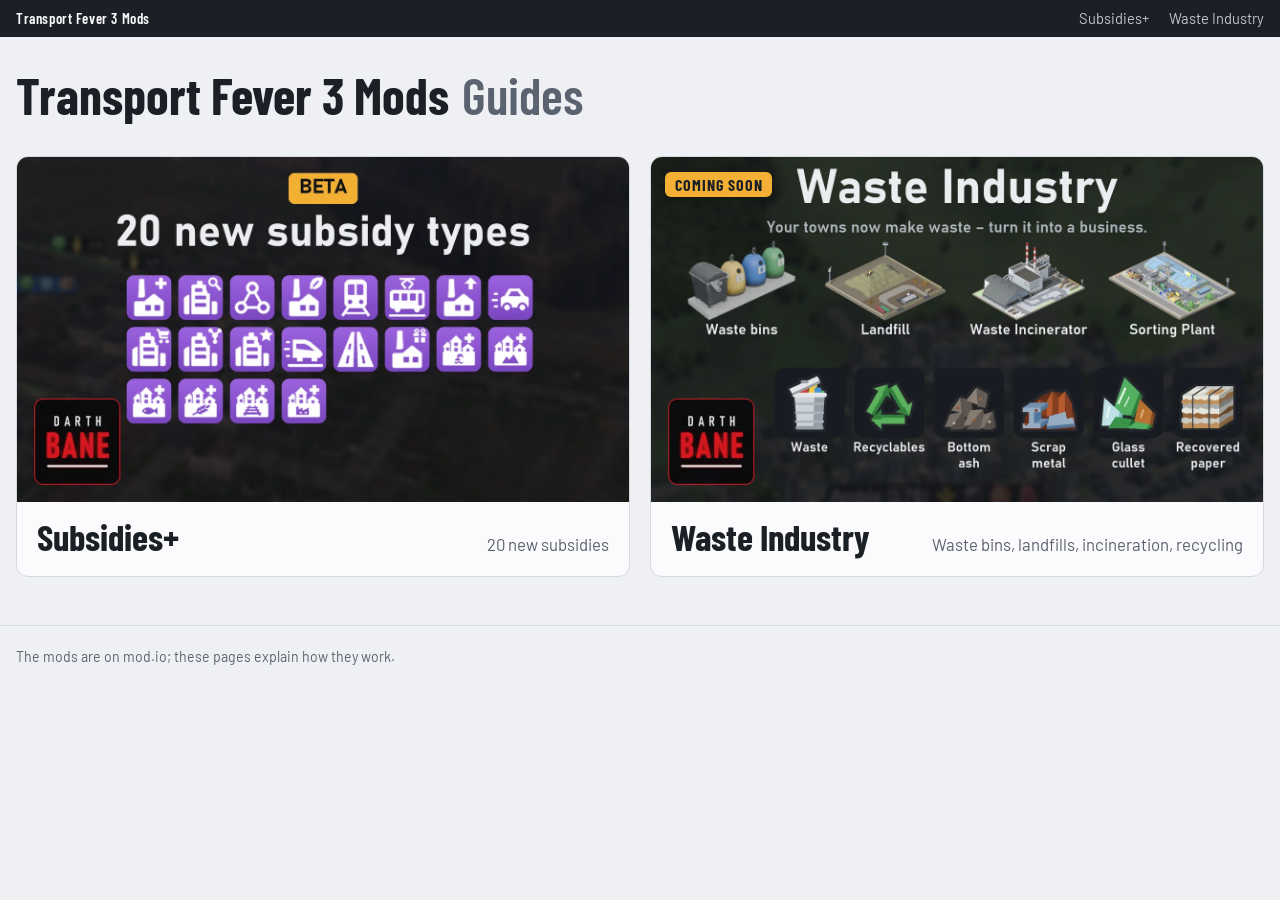
<file: index.html>
<!doctype html>
<html lang="en">
<head>
<meta charset="utf-8">
<meta name="viewport" content="width=device-width, initial-scale=1, viewport-fit=cover">
<style>body { margin: 0; } [hidden] { display: none !important; }</style>
<title>Transport Fever 3 Mods</title>
<meta name="claude:viewport-fit-sides" content="cover">
<link rel="icon" href="data:image/svg+xml,%3Csvg xmlns='http://www.w3.org/2000/svg' viewBox='0 0 64 64'%3E%3Crect width='64' height='64' rx='12' fill='%231b1f26'/%3E%3Ctext x='32' y='49' text-anchor='middle' font-family='Arial Narrow,Arial,sans-serif' font-weight='700' font-size='44' fill='%23ffffff'%3ED%3C/text%3E%3C/svg%3E">
<link rel="preconnect" href="https://fonts.googleapis.com">
<link rel="preconnect" href="https://fonts.gstatic.com" crossorigin>
<link rel="stylesheet" href="https://fonts.googleapis.com/css2?family=Barlow+Condensed:wght@600;700&family=Barlow:wght@400;500;600&family=IBM+Plex+Mono:wght@400;500&display=swap">
<style>
/* Shared look of the darthbane426 TF3 mod pages: colours, type, settings bar, tiles with details, sections,
   tips, tables, footer. build.py puts this file into every page template; each page adds its own rules after it. */
:root {
  --paper: #eef0f3;
  --panel: #fbfbfd;
  --ink: #1b1f26;
  --muted: #5b6270;
  --rule: #d4d8df;
  --tile: #7a45c0;
  --tile-ink: #ffffff;
  --task: #2f6fbf;
  --upfront: #a86a00;
  --subsidy: #2f9a55;
  --logo-bg: #2f9a55;
  --good: #2c7a47;
  --bad: #b02a20;
  --band-warn: rgba(168, 106, 0, 0.08);
  --money-bg: rgba(44, 122, 71, 0.08);
  --fine-bg: rgba(176, 42, 32, 0.07);
  --display: "Barlow Condensed", "Arial Narrow", "Roboto Condensed", sans-serif;
  --body: "Barlow", "Segoe UI", system-ui, sans-serif;
  --mono: "IBM Plex Mono", ui-monospace, "Cascadia Mono", Consolas, monospace;
}
@media (prefers-color-scheme: dark) {
  :root:not([data-theme="light"]) {
    --paper: #16191e; --panel: #20242b; --ink: #eceef1; --muted: #a3aab5; --rule: #323844;
    --tile: #8a55d2; --tile-ink: #ffffff; --task: #5c9ce6; --upfront: #f3b034; --subsidy: #60be78; --logo-bg: #3aa863; --good: #60be78; --bad: #e25656;
    --band-warn: rgba(243, 176, 52, 0.1); --money-bg: rgba(96, 190, 120, 0.12); --fine-bg: rgba(226, 86, 86, 0.12);
    color-scheme: dark;
  }
}
:root[data-theme="dark"] {
  --paper: #16191e; --panel: #20242b; --ink: #eceef1; --muted: #a3aab5; --rule: #323844;
  --tile: #8a55d2; --tile-ink: #ffffff; --task: #5c9ce6; --upfront: #f3b034; --subsidy: #60be78; --logo-bg: #3aa863; --good: #60be78; --bad: #e25656;
  --band-warn: rgba(243, 176, 52, 0.1); --money-bg: rgba(96, 190, 120, 0.12); --fine-bg: rgba(226, 86, 86, 0.12);
  color-scheme: dark;
}

body { background: var(--paper); color: var(--ink); font-family: var(--body); font-size: 1rem; line-height: 1.55; }
body::before {
  content: ""; position: fixed; inset: 0 0 auto; height: env(safe-area-inset-top, 0px); z-index: 10; background: var(--panel);
}
.wrap {
  max-width: 92rem; margin: 0 auto;
  padding-left: max(16px, env(safe-area-inset-left, 0px));
  padding-right: max(16px, env(safe-area-inset-right, 0px));
}
.num { font-family: var(--mono); font-variant-numeric: tabular-nums; font-size: 0.92em; }
/* Money as the game shows a subsidy payment: a green framed amount; a fine is framed red. */
.money {
  font-family: var(--mono); font-variant-numeric: tabular-nums; font-size: 0.9em; font-weight: 500; white-space: nowrap;
  color: var(--good); border: 1px solid var(--good); background: var(--money-bg); border-radius: 4px; padding: 0.05em 0.4em;
}
.sec.failure .money, td.fine .money { color: var(--bad); border-color: var(--bad); background: var(--fine-bg); }
.label {
  font-family: var(--display); font-weight: 600; font-size: 0.8rem; letter-spacing: 0.08em; text-transform: uppercase; color: var(--muted);
}

header.top { padding-block: 2rem 1.25rem; display: flex; flex-direction: column; gap: 0.75rem; }
.brand { display: flex; flex-wrap: wrap; align-items: center; gap: 0.5rem 1.25rem; }
.brand h1 { font-family: var(--display); font-weight: 700; font-size: clamp(2.2rem, 6vw, 3.2rem); line-height: 1; margin: 0; white-space: nowrap; display: flex; align-items: center; }
/* The logo tile is the first letter of the name. */
.brand h1 .logo {
  width: 1.08em; height: 1.08em; border-radius: 0.2em; background: var(--logo-bg); color: #ffffff; margin-right: 0.04em;
  display: grid; place-items: center; font-size: 1em; line-height: 1; flex: none;
}
.brand h1 .plus { color: var(--tile); }
.brand h1 .docs { color: var(--muted); font-weight: 600; margin-left: 0.2em; }
.brand .tagline { margin: 0; font-size: 1.1rem; color: var(--ink); max-width: 30rem; border-left: 2px solid var(--rule); padding-left: 1.25rem; }
header.top .intro { margin: 0; color: var(--muted); }
@media (max-width: 40rem) { .brand .tagline { border-left: 0; padding-left: 0; flex-basis: 100%; } }

/* Settings bar */
.settings { position: sticky; top: env(safe-area-inset-top, 0px); z-index: 5; background: var(--panel); border-block: 1px solid var(--rule); }
.settings .wrap { display: flex; flex-wrap: wrap; gap: 0.75rem 2rem; align-items: center; padding-block: 0.7rem; }
.field { display: flex; flex-direction: column; gap: 0.3rem; min-width: 0; }
.segmented { display: flex; flex-wrap: wrap; border: 1px solid var(--rule); border-radius: 6px; overflow: hidden; }
.segmented button {
  font: 500 0.95rem var(--body); color: var(--ink); background: transparent; border: 0; padding: 0.4rem 0.8rem; cursor: pointer;
  border-right: 1px solid var(--rule);
}
.segmented button:last-child { border-right: 0; }
.segmented button[aria-pressed="true"] { background: var(--ink); color: var(--panel); }
button:focus-visible, select:focus-visible, input:focus-visible, summary:focus-visible { outline: 2px solid var(--tile); outline-offset: 2px; }
.year { display: flex; align-items: center; gap: 0.75rem; }
.year input { width: min(16rem, 50vw); accent-color: var(--tile); }
.year output { font-family: var(--mono); font-size: 1.05rem; min-width: 3.2rem; }
.inflation { color: var(--muted); font-size: 0.85rem; }
details.custom { flex-basis: 100%; }
details.custom summary { cursor: pointer; color: var(--muted); font-size: 0.9rem; }
.custom-grid { display: grid; grid-template-columns: repeat(auto-fit, minmax(12rem, 1fr)); gap: 0.75rem 1.5rem; padding-block: 0.75rem 0.25rem; }
select { font: 400 0.95rem var(--body); color: var(--ink); background: var(--paper); border: 1px solid var(--rule); border-radius: 4px; padding: 0.3rem 0.4rem; }

.list-detail { padding-block: 1.5rem 3rem; display: grid; grid-template-columns: minmax(17rem, 21rem) minmax(0, 1fr); gap: 1.5rem; align-items: start; }

/* Tiles, as in the game's subsidy list */
.tiles { display: flex; flex-direction: column; gap: 0.45rem; }
@media (max-width: 52rem) {
  .list-detail { grid-template-columns: minmax(0, 1fr); }
  .tiles { display: grid; grid-template-columns: repeat(auto-fill, minmax(17rem, 1fr)); }
}
.tile {
  display: grid; grid-template-columns: auto 1fr auto; align-items: center; gap: 0.85rem;
  text-align: left; font: inherit; color: var(--ink); cursor: pointer;
  background: var(--panel); border: 1px solid var(--rule); border-radius: 8px; padding: 0.6rem 0.8rem 0.6rem 0.6rem;
}
.tile:hover { border-color: var(--tile); }
.tile[aria-expanded="true"] { border-color: var(--tile); box-shadow: inset 0 0 0 1px var(--tile); }
.icon { width: 3rem; height: 3rem; border-radius: 7px; background: var(--tile); display: grid; place-items: center; flex: none; }
.icon img { width: 2.25rem; height: 2.25rem; }
.tile .name { font-family: var(--display); font-weight: 700; font-size: 1.3rem; line-height: 1.1; display: block; }
.tile .pitch { color: var(--muted); font-size: 0.92rem; line-height: 1.3; display: block; }
.tile .chev { color: var(--muted); font-size: 1.1rem; transition: transform 150ms; }
.tile[aria-expanded="true"] .chev { transform: rotate(90deg); color: var(--tile); }
.tile-text { min-width: 0; }

/* Details of the chosen type */
.detail { min-width: 0; background: var(--panel); border: 1px solid var(--rule); border-radius: 10px; padding: 1.25rem clamp(1rem, 3vw, 1.75rem) 1.5rem; display: flex; flex-direction: column; gap: 1.5rem; scroll-margin-top: calc(var(--bar-h, 4.5rem) + 1rem); }
.detail-head { display: flex; flex-wrap: wrap; gap: 1rem; align-items: center; }
.detail-head .title { flex: 1 1 14rem; min-width: 0; }
.detail-head .icon { width: 3.75rem; height: 3.75rem; }
.detail-head .icon img { width: 2.8rem; height: 2.8rem; }
.detail-head h2 { font-family: var(--display); font-weight: 700; font-size: clamp(1.8rem, 4.5vw, 2.4rem); line-height: 1; margin: 0; }
.detail-head p { margin: 0.25rem 0 0; color: var(--muted); }
.sample-note { color: var(--muted); font-size: 0.9rem; margin: 0; }

/* One block per row: its title on the left, the items on the right; stacked on narrow screens. */
.sections { display: flex; flex-direction: column; gap: 1rem; }
.sec { min-width: 0; border-top: 3px solid var(--sec); padding-top: 0.6rem; display: grid; grid-template-columns: 11rem minmax(0, 1fr); column-gap: 1.5rem; align-items: start; }
.sec > ul, .sec > .note { grid-column: 2; }
@media (max-width: 40rem) { .sec { grid-template-columns: minmax(0, 1fr); } .sec > ul, .sec > .note { grid-column: 1; } .sec h3 { grid-row: auto; } }
.sec h3 { font-family: var(--display); font-weight: 700; font-size: 1.25rem; line-height: 1.25; margin: 0 0 0.5rem; grid-row: 1 / span 3; }
.sec ul { margin: 0; padding: 0; list-style: none; display: flex; flex-direction: column; gap: 0.4rem; }
.sec li { padding-left: 1.3rem; position: relative; }
.sec li::before { position: absolute; left: 0; font-weight: 600; }
.sec .or { font-family: var(--display); font-weight: 600; font-size: 0.8rem; letter-spacing: 0.08em; text-transform: uppercase; color: var(--muted); padding-left: 0; }
/* (i) buttons with their explanation, shown on hover, focus or tap. */
.tip { position: relative; display: inline-block; margin-left: 0.3em; vertical-align: 0.12em; text-transform: none; letter-spacing: 0; }
.tip-btn {
  width: 1.05rem; height: 1.05rem; padding: 0; border-radius: 50%; border: 1px solid currentColor; background: transparent;
  color: var(--muted); font: 600 0.68rem/1 var(--body); cursor: help; display: grid; place-items: center;
}
.tip-text {
  display: none; position: absolute; z-index: 20; left: -0.5rem; top: calc(100% + 6px); width: max-content; max-width: min(20rem, 80vw);
  background: var(--ink); color: var(--panel); padding: 0.5rem 0.7rem; border-radius: 6px;
  font: 400 0.85rem/1.4 var(--body); white-space: normal; box-shadow: 0 4px 14px rgba(0, 0, 0, 0.25);
}
.tip.end .tip-text { left: auto; right: -0.5rem; }
.tip:hover .tip-text, .tip:focus-within .tip-text { display: block; }
/* A warning box between the blocks. */
.important { border: 1px solid var(--upfront); border-left-width: 4px; border-radius: 6px; padding: 0.7rem 1rem; background: var(--band-warn); }
.important h3 { font-family: var(--display); font-weight: 700; font-size: 1.1rem; letter-spacing: 0.06em; text-transform: uppercase; color: var(--upfront); margin: 0 0 0.25rem; }
.important p { margin: 0; }
.important ul { margin: 0.35rem 0 0.5rem; padding-left: 1.2rem; display: flex; flex-direction: column; gap: 0.15rem; }
.sec small, .sec .note { color: var(--muted); font-size: 0.86rem; display: block; }
.sec .note { margin-top: 0.5rem; }

.extra h3 { font-family: var(--display); font-weight: 700; font-size: 1.25rem; margin: 0 0 0.35rem; }
.extra .hint { color: var(--muted); font-size: 0.92rem; margin: 0 0 0.75rem; max-width: 44rem; }
.table-scroll { overflow-x: auto; border: 1px solid var(--rule); border-radius: 6px; background: var(--paper); }
table { border-collapse: collapse; width: 100%; min-width: 34rem; }
th, td { text-align: right; padding: 0.5rem 0.8rem; border-bottom: 1px solid var(--rule); white-space: nowrap; }
th:first-child, td:first-child { text-align: left; }
thead th { font-family: var(--display); font-weight: 600; letter-spacing: 0.06em; text-transform: uppercase; font-size: 0.82rem; color: var(--muted); }
tbody tr:last-child td { border-bottom: 0; }
td .sub { display: block; color: var(--muted); font-size: 0.8rem; }

footer { border-top: 1px solid var(--rule); padding-block: 1.25rem 2.5rem; color: var(--muted); font-size: 0.88rem; }
footer p { margin: 0 0 0.4rem; max-width: 48rem; }

@media (prefers-reduced-motion: reduce) { .tile .chev { transition: none; } }

/* Site navigation between the mod pages */
.site-nav { background: var(--ink); color: var(--panel); font-size: 0.92rem; }
.site-nav .wrap { display: flex; flex-wrap: wrap; align-items: center; gap: 0.25rem 1.25rem; padding-block: 0.45rem; }
.site-nav a { color: inherit; text-decoration: none; opacity: 0.75; }
.site-nav a:hover, .site-nav a:focus-visible { opacity: 1; text-decoration: underline; }
.site-nav a[aria-current="page"] { opacity: 1; font-weight: 600; }
.site-nav .home { font-family: var(--display); font-weight: 700; letter-spacing: 0.04em; opacity: 1; margin-right: auto; }

/* Badge of a mod that is not released yet (overview card, guide header). */
.soon { display: inline-block; padding: 0.2em 0.6em; border-radius: 6px; background: #f3b034; color: #1b1f26;
  font-family: var(--display); font-weight: 700; font-size: 0.85rem; letter-spacing: 0.06em; text-transform: uppercase;
  line-height: 1.2; vertical-align: middle; }

/* Changelog at the end of a mod page: one folding block per version, the newest open. */
.changelog { margin-top: 2.5rem; }
.changelog h2 { font-family: var(--display); font-size: 1.3rem; margin: 0 0 0.75rem; }
.changelog details { border-top: 1px solid var(--rule); padding: 0.5rem 0; }
.changelog summary { cursor: pointer; font-family: var(--display); font-weight: 600; font-size: 1.05rem; }
.changelog h4 { margin: 0.75rem 0 0.25rem; font-size: 0.8rem; letter-spacing: 0.06em; text-transform: uppercase; color: var(--muted); }
.changelog ul { margin: 0.25rem 0 0.5rem; padding-left: 1.25rem; }
.changelog li { margin: 0.2rem 0; line-height: 1.45; }
/* Overview: one large panel per mod, its picture on top, linking to its guide. */
.brand h1 .docs { color: var(--muted); font-weight: 600; margin-left: 0.25em; }
.mods { display: grid; grid-template-columns: repeat(auto-fit, minmax(min(100%, 26rem), 1fr)); gap: 1.25rem; padding-block: 1rem 3rem; }
.mod-card {
  display: flex; flex-direction: column; color: var(--ink); text-decoration: none; overflow: hidden;
  background: var(--panel); border: 1px solid var(--rule); border-radius: 12px;
}
.mod-card:hover, .mod-card:focus-visible { border-color: var(--tile); box-shadow: 0 0 0 1px var(--tile); }
.mod-card img { width: 100%; height: auto; aspect-ratio: 16 / 9; object-fit: cover; display: block; background: var(--paper); }
.mod-card .text { display: flex; align-items: baseline; justify-content: space-between; gap: 0.5rem 1rem; flex-wrap: wrap; padding: 1rem 1.25rem 1.2rem; }
.mod-card h2 { font-family: var(--display); font-weight: 700; font-size: clamp(1.8rem, 4vw, 2.3rem); line-height: 1; margin: 0; }
.mod-card p { margin: 0; color: var(--muted); font-size: 1.05rem; }
.mod-card .pic { position: relative; }
.mod-card .pic .soon { position: absolute; top: 0.9rem; left: 0.9rem; font-size: 1rem; box-shadow: 0 2px 8px rgb(0 0 0 / 0.35); }
</style>
</head>
<body>


<nav class="site-nav" aria-label="Mods"><div class="wrap"><a class="home" href="./" aria-current="page">Transport Fever 3 Mods</a><a href="./subsidies-plus/">Subsidies+</a><a href="./waste-industry/">Waste Industry</a></div></nav>

<header class="top wrap">
  <div class="brand">
    <h1>Transport Fever 3 Mods<span class="docs">Guides</span></h1>
  </div>
</header>

<main class="wrap mods">
  <a class="mod-card" href="./subsidies-plus/">
    <img src="./images/subsidies-plus.webp" alt="" width="1280" height="720">
    <div class="text"><h2>Subsidies+</h2><p>20 new subsidies</p></div>
  </a>
  <a class="mod-card" href="./waste-industry/">
    <div class="pic"><img src="./images/waste-industry.webp" alt="" width="1280" height="720"><span class="soon">Coming soon</span></div>
    <div class="text"><h2>Waste Industry</h2><p>Waste bins, landfills, incineration, recycling</p></div>
  </a>
</main>

<footer class="wrap">
  <p>The mods are on mod.io; these pages explain how they work.</p>
</footer>

</body>
</html>
</file>
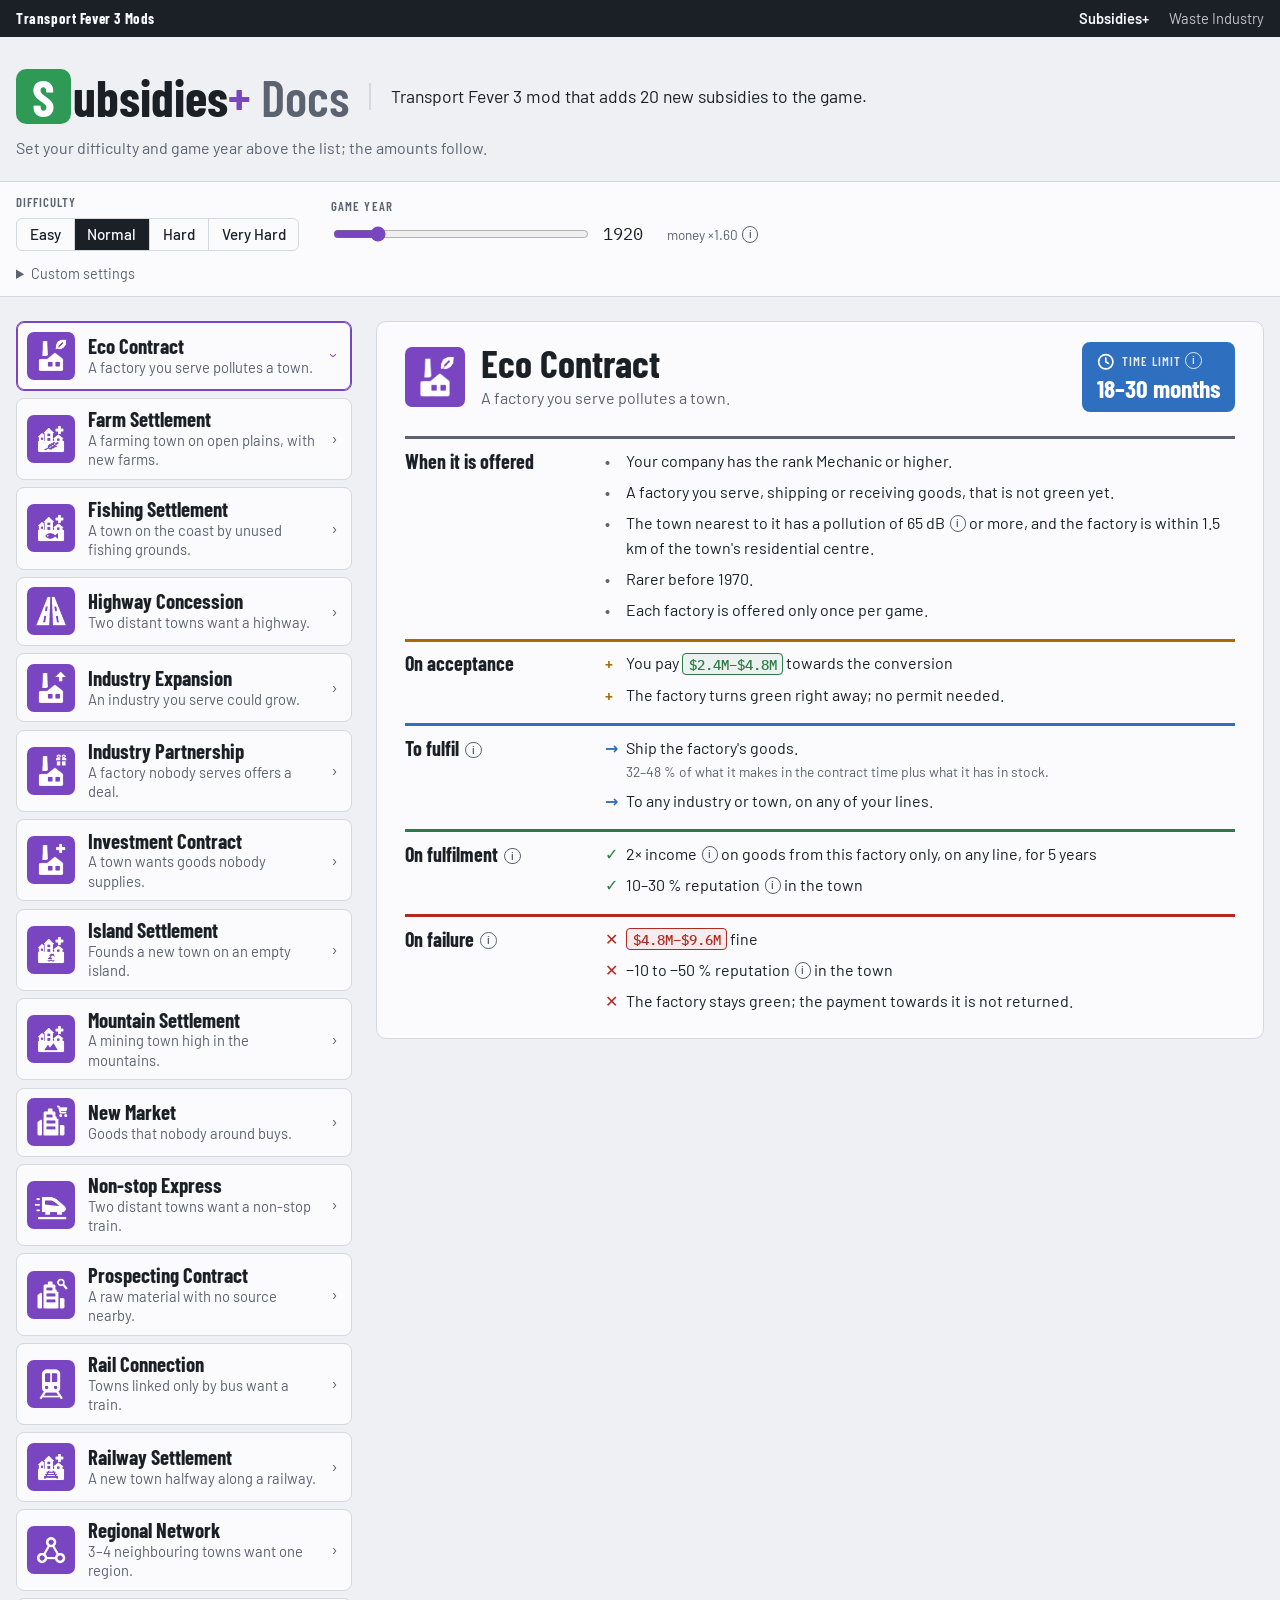
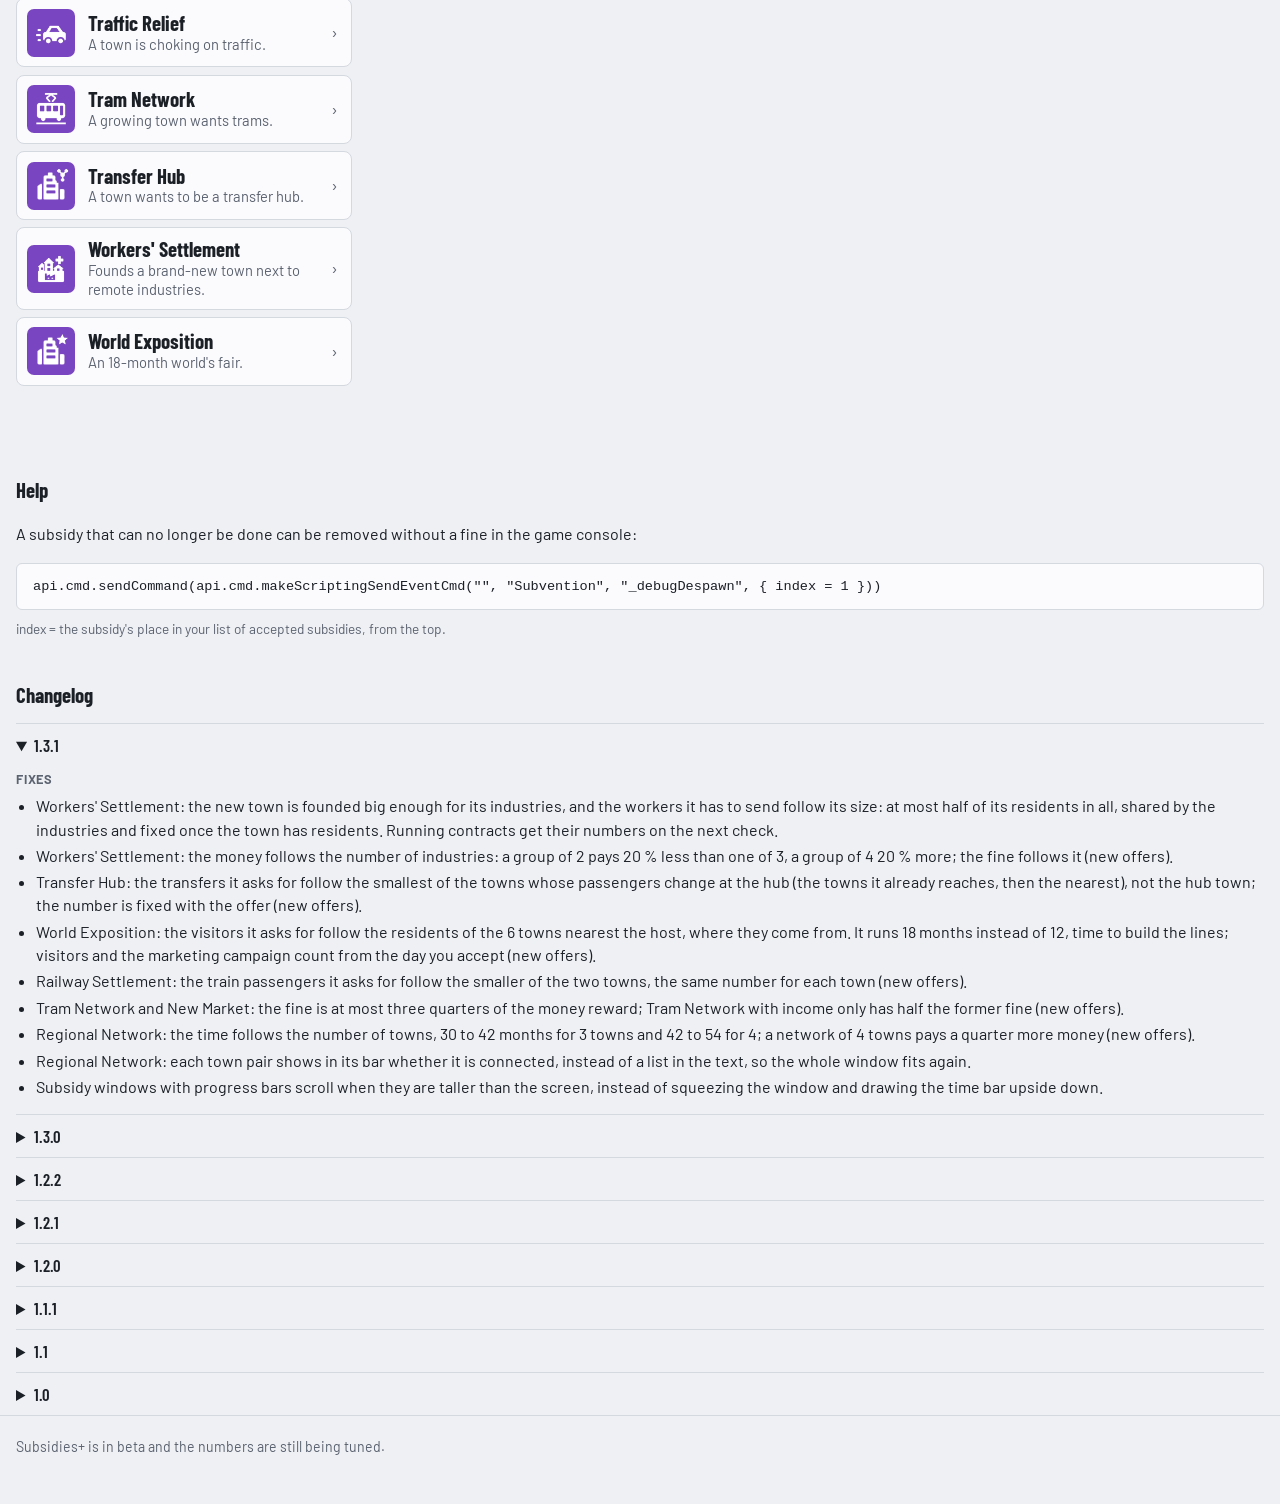
<file: subsidies-plus/index.html>
<!doctype html>
<html lang="en">
<head>
<meta charset="utf-8">
<meta name="viewport" content="width=device-width, initial-scale=1, viewport-fit=cover">
<style>body { margin: 0; } [hidden] { display: none !important; }</style>
<title>Subsidies+ Docs</title>
<meta name="claude:viewport-fit-sides" content="cover">
<link rel="icon" href="data:image/svg+xml,%3Csvg xmlns='http://www.w3.org/2000/svg' viewBox='0 0 64 64'%3E%3Crect width='64' height='64' rx='12' fill='%232f9a55'/%3E%3Ctext x='32' y='49' text-anchor='middle' font-family='Arial Narrow,Arial,sans-serif' font-weight='700' font-size='48' fill='%23ffffff'%3ES%3C/text%3E%3C/svg%3E">
<link rel="preconnect" href="https://fonts.googleapis.com">
<link rel="preconnect" href="https://fonts.gstatic.com" crossorigin>
<link rel="stylesheet" href="https://fonts.googleapis.com/css2?family=Barlow+Condensed:wght@600;700&family=Barlow:wght@400;500;600&family=IBM+Plex+Mono:wght@400;500&display=swap">
<style>
/* Shared look of the darthbane426 TF3 mod pages: colours, type, settings bar, tiles with details, sections,
   tips, tables, footer. build.py puts this file into every page template; each page adds its own rules after it. */
:root {
  --paper: #eef0f3;
  --panel: #fbfbfd;
  --ink: #1b1f26;
  --muted: #5b6270;
  --rule: #d4d8df;
  --tile: #7a45c0;
  --tile-ink: #ffffff;
  --task: #2f6fbf;
  --upfront: #a86a00;
  --subsidy: #2f9a55;
  --logo-bg: #2f9a55;
  --good: #2c7a47;
  --bad: #b02a20;
  --band-warn: rgba(168, 106, 0, 0.08);
  --money-bg: rgba(44, 122, 71, 0.08);
  --fine-bg: rgba(176, 42, 32, 0.07);
  --display: "Barlow Condensed", "Arial Narrow", "Roboto Condensed", sans-serif;
  --body: "Barlow", "Segoe UI", system-ui, sans-serif;
  --mono: "IBM Plex Mono", ui-monospace, "Cascadia Mono", Consolas, monospace;
}
@media (prefers-color-scheme: dark) {
  :root:not([data-theme="light"]) {
    --paper: #16191e; --panel: #20242b; --ink: #eceef1; --muted: #a3aab5; --rule: #323844;
    --tile: #8a55d2; --tile-ink: #ffffff; --task: #5c9ce6; --upfront: #f3b034; --subsidy: #60be78; --logo-bg: #3aa863; --good: #60be78; --bad: #e25656;
    --band-warn: rgba(243, 176, 52, 0.1); --money-bg: rgba(96, 190, 120, 0.12); --fine-bg: rgba(226, 86, 86, 0.12);
    color-scheme: dark;
  }
}
:root[data-theme="dark"] {
  --paper: #16191e; --panel: #20242b; --ink: #eceef1; --muted: #a3aab5; --rule: #323844;
  --tile: #8a55d2; --tile-ink: #ffffff; --task: #5c9ce6; --upfront: #f3b034; --subsidy: #60be78; --logo-bg: #3aa863; --good: #60be78; --bad: #e25656;
  --band-warn: rgba(243, 176, 52, 0.1); --money-bg: rgba(96, 190, 120, 0.12); --fine-bg: rgba(226, 86, 86, 0.12);
  color-scheme: dark;
}

body { background: var(--paper); color: var(--ink); font-family: var(--body); font-size: 1rem; line-height: 1.55; }
body::before {
  content: ""; position: fixed; inset: 0 0 auto; height: env(safe-area-inset-top, 0px); z-index: 10; background: var(--panel);
}
.wrap {
  max-width: 92rem; margin: 0 auto;
  padding-left: max(16px, env(safe-area-inset-left, 0px));
  padding-right: max(16px, env(safe-area-inset-right, 0px));
}
.num { font-family: var(--mono); font-variant-numeric: tabular-nums; font-size: 0.92em; }
/* Money as the game shows a subsidy payment: a green framed amount; a fine is framed red. */
.money {
  font-family: var(--mono); font-variant-numeric: tabular-nums; font-size: 0.9em; font-weight: 500; white-space: nowrap;
  color: var(--good); border: 1px solid var(--good); background: var(--money-bg); border-radius: 4px; padding: 0.05em 0.4em;
}
.sec.failure .money, td.fine .money { color: var(--bad); border-color: var(--bad); background: var(--fine-bg); }
.label {
  font-family: var(--display); font-weight: 600; font-size: 0.8rem; letter-spacing: 0.08em; text-transform: uppercase; color: var(--muted);
}

header.top { padding-block: 2rem 1.25rem; display: flex; flex-direction: column; gap: 0.75rem; }
.brand { display: flex; flex-wrap: wrap; align-items: center; gap: 0.5rem 1.25rem; }
.brand h1 { font-family: var(--display); font-weight: 700; font-size: clamp(2.2rem, 6vw, 3.2rem); line-height: 1; margin: 0; white-space: nowrap; display: flex; align-items: center; }
/* The logo tile is the first letter of the name. */
.brand h1 .logo {
  width: 1.08em; height: 1.08em; border-radius: 0.2em; background: var(--logo-bg); color: #ffffff; margin-right: 0.04em;
  display: grid; place-items: center; font-size: 1em; line-height: 1; flex: none;
}
.brand h1 .plus { color: var(--tile); }
.brand h1 .docs { color: var(--muted); font-weight: 600; margin-left: 0.2em; }
.brand .tagline { margin: 0; font-size: 1.1rem; color: var(--ink); max-width: 30rem; border-left: 2px solid var(--rule); padding-left: 1.25rem; }
header.top .intro { margin: 0; color: var(--muted); }
@media (max-width: 40rem) { .brand .tagline { border-left: 0; padding-left: 0; flex-basis: 100%; } }

/* Settings bar */
.settings { position: sticky; top: env(safe-area-inset-top, 0px); z-index: 5; background: var(--panel); border-block: 1px solid var(--rule); }
.settings .wrap { display: flex; flex-wrap: wrap; gap: 0.75rem 2rem; align-items: center; padding-block: 0.7rem; }
.field { display: flex; flex-direction: column; gap: 0.3rem; min-width: 0; }
.segmented { display: flex; flex-wrap: wrap; border: 1px solid var(--rule); border-radius: 6px; overflow: hidden; }
.segmented button {
  font: 500 0.95rem var(--body); color: var(--ink); background: transparent; border: 0; padding: 0.4rem 0.8rem; cursor: pointer;
  border-right: 1px solid var(--rule);
}
.segmented button:last-child { border-right: 0; }
.segmented button[aria-pressed="true"] { background: var(--ink); color: var(--panel); }
button:focus-visible, select:focus-visible, input:focus-visible, summary:focus-visible { outline: 2px solid var(--tile); outline-offset: 2px; }
.year { display: flex; align-items: center; gap: 0.75rem; }
.year input { width: min(16rem, 50vw); accent-color: var(--tile); }
.year output { font-family: var(--mono); font-size: 1.05rem; min-width: 3.2rem; }
.inflation { color: var(--muted); font-size: 0.85rem; }
details.custom { flex-basis: 100%; }
details.custom summary { cursor: pointer; color: var(--muted); font-size: 0.9rem; }
.custom-grid { display: grid; grid-template-columns: repeat(auto-fit, minmax(12rem, 1fr)); gap: 0.75rem 1.5rem; padding-block: 0.75rem 0.25rem; }
select { font: 400 0.95rem var(--body); color: var(--ink); background: var(--paper); border: 1px solid var(--rule); border-radius: 4px; padding: 0.3rem 0.4rem; }

.list-detail { padding-block: 1.5rem 3rem; display: grid; grid-template-columns: minmax(17rem, 21rem) minmax(0, 1fr); gap: 1.5rem; align-items: start; }

/* Tiles, as in the game's subsidy list */
.tiles { display: flex; flex-direction: column; gap: 0.45rem; }
@media (max-width: 52rem) {
  .list-detail { grid-template-columns: minmax(0, 1fr); }
  .tiles { display: grid; grid-template-columns: repeat(auto-fill, minmax(17rem, 1fr)); }
}
.tile {
  display: grid; grid-template-columns: auto 1fr auto; align-items: center; gap: 0.85rem;
  text-align: left; font: inherit; color: var(--ink); cursor: pointer;
  background: var(--panel); border: 1px solid var(--rule); border-radius: 8px; padding: 0.6rem 0.8rem 0.6rem 0.6rem;
}
.tile:hover { border-color: var(--tile); }
.tile[aria-expanded="true"] { border-color: var(--tile); box-shadow: inset 0 0 0 1px var(--tile); }
.icon { width: 3rem; height: 3rem; border-radius: 7px; background: var(--tile); display: grid; place-items: center; flex: none; }
.icon img { width: 2.25rem; height: 2.25rem; }
.tile .name { font-family: var(--display); font-weight: 700; font-size: 1.3rem; line-height: 1.1; display: block; }
.tile .pitch { color: var(--muted); font-size: 0.92rem; line-height: 1.3; display: block; }
.tile .chev { color: var(--muted); font-size: 1.1rem; transition: transform 150ms; }
.tile[aria-expanded="true"] .chev { transform: rotate(90deg); color: var(--tile); }
.tile-text { min-width: 0; }

/* Details of the chosen type */
.detail { min-width: 0; background: var(--panel); border: 1px solid var(--rule); border-radius: 10px; padding: 1.25rem clamp(1rem, 3vw, 1.75rem) 1.5rem; display: flex; flex-direction: column; gap: 1.5rem; scroll-margin-top: calc(var(--bar-h, 4.5rem) + 1rem); }
.detail-head { display: flex; flex-wrap: wrap; gap: 1rem; align-items: center; }
.detail-head .title { flex: 1 1 14rem; min-width: 0; }
.detail-head .icon { width: 3.75rem; height: 3.75rem; }
.detail-head .icon img { width: 2.8rem; height: 2.8rem; }
.detail-head h2 { font-family: var(--display); font-weight: 700; font-size: clamp(1.8rem, 4.5vw, 2.4rem); line-height: 1; margin: 0; }
.detail-head p { margin: 0.25rem 0 0; color: var(--muted); }
.sample-note { color: var(--muted); font-size: 0.9rem; margin: 0; }

/* One block per row: its title on the left, the items on the right; stacked on narrow screens. */
.sections { display: flex; flex-direction: column; gap: 1rem; }
.sec { min-width: 0; border-top: 3px solid var(--sec); padding-top: 0.6rem; display: grid; grid-template-columns: 11rem minmax(0, 1fr); column-gap: 1.5rem; align-items: start; }
.sec > ul, .sec > .note { grid-column: 2; }
@media (max-width: 40rem) { .sec { grid-template-columns: minmax(0, 1fr); } .sec > ul, .sec > .note { grid-column: 1; } .sec h3 { grid-row: auto; } }
.sec h3 { font-family: var(--display); font-weight: 700; font-size: 1.25rem; line-height: 1.25; margin: 0 0 0.5rem; grid-row: 1 / span 3; }
.sec ul { margin: 0; padding: 0; list-style: none; display: flex; flex-direction: column; gap: 0.4rem; }
.sec li { padding-left: 1.3rem; position: relative; }
.sec li::before { position: absolute; left: 0; font-weight: 600; }
.sec .or { font-family: var(--display); font-weight: 600; font-size: 0.8rem; letter-spacing: 0.08em; text-transform: uppercase; color: var(--muted); padding-left: 0; }
/* (i) buttons with their explanation, shown on hover, focus or tap. */
.tip { position: relative; display: inline-block; margin-left: 0.3em; vertical-align: 0.12em; text-transform: none; letter-spacing: 0; }
.tip-btn {
  width: 1.05rem; height: 1.05rem; padding: 0; border-radius: 50%; border: 1px solid currentColor; background: transparent;
  color: var(--muted); font: 600 0.68rem/1 var(--body); cursor: help; display: grid; place-items: center;
}
.tip-text {
  display: none; position: absolute; z-index: 20; left: -0.5rem; top: calc(100% + 6px); width: max-content; max-width: min(20rem, 80vw);
  background: var(--ink); color: var(--panel); padding: 0.5rem 0.7rem; border-radius: 6px;
  font: 400 0.85rem/1.4 var(--body); white-space: normal; box-shadow: 0 4px 14px rgba(0, 0, 0, 0.25);
}
.tip.end .tip-text { left: auto; right: -0.5rem; }
.tip:hover .tip-text, .tip:focus-within .tip-text { display: block; }
/* A warning box between the blocks. */
.important { border: 1px solid var(--upfront); border-left-width: 4px; border-radius: 6px; padding: 0.7rem 1rem; background: var(--band-warn); }
.important h3 { font-family: var(--display); font-weight: 700; font-size: 1.1rem; letter-spacing: 0.06em; text-transform: uppercase; color: var(--upfront); margin: 0 0 0.25rem; }
.important p { margin: 0; }
.important ul { margin: 0.35rem 0 0.5rem; padding-left: 1.2rem; display: flex; flex-direction: column; gap: 0.15rem; }
.sec small, .sec .note { color: var(--muted); font-size: 0.86rem; display: block; }
.sec .note { margin-top: 0.5rem; }

.extra h3 { font-family: var(--display); font-weight: 700; font-size: 1.25rem; margin: 0 0 0.35rem; }
.extra .hint { color: var(--muted); font-size: 0.92rem; margin: 0 0 0.75rem; max-width: 44rem; }
.table-scroll { overflow-x: auto; border: 1px solid var(--rule); border-radius: 6px; background: var(--paper); }
table { border-collapse: collapse; width: 100%; min-width: 34rem; }
th, td { text-align: right; padding: 0.5rem 0.8rem; border-bottom: 1px solid var(--rule); white-space: nowrap; }
th:first-child, td:first-child { text-align: left; }
thead th { font-family: var(--display); font-weight: 600; letter-spacing: 0.06em; text-transform: uppercase; font-size: 0.82rem; color: var(--muted); }
tbody tr:last-child td { border-bottom: 0; }
td .sub { display: block; color: var(--muted); font-size: 0.8rem; }

footer { border-top: 1px solid var(--rule); padding-block: 1.25rem 2.5rem; color: var(--muted); font-size: 0.88rem; }
footer p { margin: 0 0 0.4rem; max-width: 48rem; }

@media (prefers-reduced-motion: reduce) { .tile .chev { transition: none; } }

/* Site navigation between the mod pages */
.site-nav { background: var(--ink); color: var(--panel); font-size: 0.92rem; }
.site-nav .wrap { display: flex; flex-wrap: wrap; align-items: center; gap: 0.25rem 1.25rem; padding-block: 0.45rem; }
.site-nav a { color: inherit; text-decoration: none; opacity: 0.75; }
.site-nav a:hover, .site-nav a:focus-visible { opacity: 1; text-decoration: underline; }
.site-nav a[aria-current="page"] { opacity: 1; font-weight: 600; }
.site-nav .home { font-family: var(--display); font-weight: 700; letter-spacing: 0.04em; opacity: 1; margin-right: auto; }

/* Badge of a mod that is not released yet (overview card, guide header). */
.soon { display: inline-block; padding: 0.2em 0.6em; border-radius: 6px; background: #f3b034; color: #1b1f26;
  font-family: var(--display); font-weight: 700; font-size: 0.85rem; letter-spacing: 0.06em; text-transform: uppercase;
  line-height: 1.2; vertical-align: middle; }

/* Changelog at the end of a mod page: one folding block per version, the newest open. */
.changelog { margin-top: 2.5rem; }
.changelog h2 { font-family: var(--display); font-size: 1.3rem; margin: 0 0 0.75rem; }
.changelog details { border-top: 1px solid var(--rule); padding: 0.5rem 0; }
.changelog summary { cursor: pointer; font-family: var(--display); font-weight: 600; font-size: 1.05rem; }
.changelog h4 { margin: 0.75rem 0 0.25rem; font-size: 0.8rem; letter-spacing: 0.06em; text-transform: uppercase; color: var(--muted); }
.changelog ul { margin: 0.25rem 0 0.5rem; padding-left: 1.25rem; }
.changelog li { margin: 0.2rem 0; line-height: 1.45; }
/* Layout: sticky settings bar; the subsidy tiles in a left column like the in-game list, the chosen one's
   details on the right. On narrow screens the list comes first and the details below it. */
.sec.offer { --sec: var(--muted); }
.sec.accept { --sec: var(--upfront); }
.sec.task { --sec: var(--task); }
.sec.complete { --sec: var(--good); }
.sec.failure { --sec: var(--bad); }
/* The contract time: a blue box in the right corner of the details. */
.time-limit {
  margin-left: auto; display: grid; grid-template-columns: auto 1fr; align-items: center; gap: 0.15rem 0.5rem;
  background: #2f6fbf; color: #ffffff; border-radius: 8px; padding: 0.6rem 0.9rem; max-width: 15rem;
}
.time-limit svg { width: 1.1rem; height: 1.1rem; }
.time-limit .label { color: rgba(255, 255, 255, 0.85); }
.time-limit .time { grid-column: 1 / -1; font-family: var(--display); font-weight: 700; font-size: 1.6rem; line-height: 1.1; }
.time-limit small { grid-column: 1 / -1; font-size: 0.82rem; line-height: 1.3; opacity: 0.9; }
.sec.offer li::before { content: "•"; color: var(--muted); }
.sec.accept li::before { content: "+"; color: var(--upfront); }
.sec.task li::before { content: "→"; color: var(--task); }
.sec.complete li::before { content: "✓"; color: var(--good); }
.sec.failure li::before { content: "✕"; color: var(--bad); }
/* One card per reward of a choice, stacked, "or" between them. */
.sec li.options { padding-left: 0; display: flex; flex-direction: column; align-items: stretch; gap: 0.35rem; }
.sec li.options::before { content: none; }
.option { min-width: 0; border: 1px solid var(--rule); border-radius: 6px; padding: 0.55rem 0.75rem; background: var(--paper); }
.option ul { gap: 0.3rem; }
.sec li.options > .or { padding-left: 0.75rem; }
.sec .or::before { content: none; }
.time-limit .tip-btn { color: inherit; }
.lanes-sign { display: inline-flex; gap: 3px; vertical-align: -0.1em; margin-right: 0.35rem; }
.lanes-sign span { width: 4px; height: 0.95rem; background: var(--task); border-radius: 1px; }
.help pre { margin: 0.5rem 0; padding: 0.75rem 1rem; overflow-x: auto; background: var(--panel); border: 1px solid var(--rule); border-radius: 6px; font-size: 0.85rem; }
.help .note { display: block; color: var(--muted); font-size: 0.85rem; }
</style>
</head>
<body>


<nav class="site-nav" aria-label="Mods"><div class="wrap"><a class="home" href="../">Transport Fever 3 Mods</a><a href="../subsidies-plus/" aria-current="page">Subsidies+</a><a href="../waste-industry/">Waste Industry</a></div></nav>

<header class="top wrap">
  <div class="brand">
    <h1 aria-label="Subsidies+ Docs"><span class="logo" aria-hidden="true">S</span><span aria-hidden="true">ubsidies<span class="plus">+</span><span class="docs">Docs</span></span></h1>
    <p class="tagline">Transport Fever 3 mod that adds 20 new subsidies to the game.</p>
  </div>
  <p class="intro">Set your difficulty and game year above the list; the amounts follow.</p>
</header>

<div class="settings" role="region" aria-label="Game settings">
  <div class="wrap">
    <div class="field">
      <span class="label" id="difficulty-label">Difficulty</span>
      <div class="segmented" role="group" aria-labelledby="difficulty-label" id="difficulty"></div>
    </div>
    <div class="field">
      <label class="label" for="year">Game year</label>
      <div class="year">
        <input type="range" id="year" min="1900" max="2030" step="1" value="1920">
        <output id="year-out" for="year">1920</output>
        <span class="inflation"><span id="inflation"></span><span id="inflation-tip"></span></span>
      </div>
    </div>
    <details class="custom" id="custom">
      <summary>Custom settings</summary>
      <div class="custom-grid">
        <div class="field"><span class="label">Subsidy risk<span id="risk-tip"></span></span><select id="risk" aria-label="Subsidy risk"></select></div>
        <label class="field"><span class="label">Infrastructure cost</span><select id="infraCost"></select></label>
        <label class="field"><span class="label">Infrastructure upkeep</span><select id="infraMaint"></select></label>
        <label class="field"><span class="label">Industry productivity</span><select id="productivity"></select></label>
      </div>
    </details>
  </div>
</div>

<main class="wrap list-detail">
  <div class="tiles" id="tiles"></div>
  <article class="detail" id="detail" aria-live="polite"></article>
</main>

<section class="wrap changelog help" id="help">
  <h2>Help</h2>
  <p>A subsidy that can no longer be done can be removed without a fine in the game console:</p>
  <pre><code>api.cmd.sendCommand(api.cmd.makeScriptingSendEventCmd("", "Subvention", "_debugDespawn", { index = 1 }))</code></pre>
  <span class="note">index = the subsidy's place in your list of accepted subsidies, from the top.</span>
</section>

<section class="wrap changelog" id="changelog"><h2>Changelog</h2><details id="v1-3-1" open><summary>1.3.1</summary><h4>Fixes</h4><ul><li>Workers&#x27; Settlement: the new town is founded big enough for its industries, and the workers it has to send follow its size: at most half of its residents in all, shared by the industries and fixed once the town has residents. Running contracts get their numbers on the next check.</li><li>Workers&#x27; Settlement: the money follows the number of industries: a group of 2 pays 20 % less than one of 3, a group of 4 20 % more; the fine follows it (new offers).</li><li>Transfer Hub: the transfers it asks for follow the smallest of the towns whose passengers change at the hub (the towns it already reaches, then the nearest), not the hub town; the number is fixed with the offer (new offers).</li><li>World Exposition: the visitors it asks for follow the residents of the 6 towns nearest the host, where they come from. It runs 18 months instead of 12, time to build the lines; visitors and the marketing campaign count from the day you accept (new offers).</li><li>Railway Settlement: the train passengers it asks for follow the smaller of the two towns, the same number for each town (new offers).</li><li>Tram Network and New Market: the fine is at most three quarters of the money reward; Tram Network with income only has half the former fine (new offers).</li><li>Regional Network: the time follows the number of towns, 30 to 42 months for 3 towns and 42 to 54 for 4; a network of 4 towns pays a quarter more money (new offers).</li><li>Regional Network: each town pair shows in its bar whether it is connected, instead of a list in the text, so the whole window fits again.</li><li>Subsidy windows with progress bars scroll when they are taller than the screen, instead of squeezing the window and drawing the time bar upside down.</li></ul></details><details id="v1-3-0"><summary>1.3.0</summary><h4>New subsidies</h4><ul><li>Island Settlement: a new mostly residential settlement on an empty island; ten years to grow into a Large Hamlet.</li><li>Mountain Settlement: a new mining settlement high in the mountains with a mine nearby (50 % chance of a second one if there is room); seven years to grow into a Hamlet.</li><li>Fishing Settlement: a new settlement on the coast by fishing grounds nobody serves; it buys fish from the start. Ten years to grow into a Large Hamlet.</li><li>Farm Settlement: a new farming settlement with a crop farm nearby and a second farm if there is room; it buys vegetables from the start. Seven years to grow into a Large Hamlet.</li><li>Railway Settlement: a new town halfway along your train line between two towns; help it grow into a Hamlet in five years and carry passengers by train between it and each town.</li></ul><h4>Settlements</h4><ul><li>Settlements no longer come in the normal subsidy rounds: one shared timer offers one at a time, every 36, 24, 12 or 6 months by the game&#x27;s subsidy setting (×1.5 on Rare, ×⅔ on Often). A site comes back after 60 months at the earliest.</li><li>New setting &quot;Settlement subsidies&quot;: Off switches every settlement type off, whatever their own switches say.</li><li>A settlement offer puts a survey tripod with a flag on the spot of the new town; the offer shows in the top bar and takes the camera there.</li><li>Workers&#x27; Settlement: the offer shows arrows from the site of the new town to the industries its residents will work at.</li><li>Workers&#x27; Settlement: the new town is named after its industries&#x27; town, such as &quot;New Goldville&quot;.</li><li>Workers&#x27; Settlement: 30 to 45 months to fulfil instead of 24 to 36. Half again as much money, a third of it upfront, and a fine of three quarters of the reward instead of over three times it. 20 to 40 % reputation in the new town when fulfilled; on failure it takes 50 to 100 % there and nothing in the nearest town (new offers).</li><li>Workers&#x27; Settlement: a new icon (houses with a plus), shared with the new settlements.</li></ul><h4>Other changes</h4><ul><li>Subsidies+ types come up a bit more often on every frequency setting.</li><li>Tram Network: no more reward of money alone. It is either double income on tram rides within the town for five years, or about a third of the former money with double income for two years.</li><li>Regional Network pays 50 % more money (upfront and on completion); its fine stays the same.</li><li>Rail Connection: only between towns of at least 200 residents each.</li><li>Non-stop Express: the offer tells how many passengers the express has to carry.</li><li>Industry Expansion: the task shows a workers icon next to the boosters when the industry needs workers.</li><li>New Market: when several industries make the good, the offer names the one nearest the town.</li><li>The game log (stdout.txt) gets a monthly line on why each type was or was not offered, and timing lines to trace lag.</li></ul><h4>Fixes</h4><ul><li>Workers&#x27; Settlement: an error of the game while the town is founded no longer stops all subsidies; the subsidy ends without a fine and the upfront money goes back.</li><li>Industry Expansion: offered only when every booster cargo the industry needs has an industry on the map that can make it, whether it runs or not.</li><li>Rail Connection and Highway Concession: a contract left with the same town twice ends without a fine, as the Non-stop Express does.</li><li>Non-stop Express and Highway Concession: the warning about a broken express or highway also closes when it came up after the game was loaded.</li></ul></details><details id="v1-2-2"><summary>1.2.2</summary><ul><li>Non-stop Express, Rail Connection, Highway Concession: a contract that ended up with the same town twice is now repaired back to its two towns instead of being ended; also contracts from saves already affected.</li></ul></details><details id="v1-2-1"><summary>1.2.1</summary><ul><li>Fixed a crash when opening a Non-stop Express subsidy that showed the same town twice; such a contract now ends without a fine.</li></ul></details><details id="v1-2-0"><summary>1.2.0</summary><ul><li>Larger subsidy types now unlock with your company rank: most from Mechanic, the biggest ones (Workers&#x27; Settlement, World Exposition, Non-stop Express, Highway Concession) from Coordinator. New companies get more of the game&#x27;s easier subsidies.</li><li>Delivery contracts no longer stop counting after an invalid delivery event.</li><li>Income bonuses of several subsidies no longer cancel each other out.</li><li>New Market: in a small town whose district asks for nothing yet, the delivery target now follows the town&#x27;s size.</li><li>Eco Contract: now offered only near towns whose pollution really reaches 65 dB; before, almost every town qualified.</li><li>Highway Concession: a finished highway is no longer missed when two exits lead into the same access road.</li><li>Industry Partnership: two partnerships with the same factory each keep their perk; the first one ending no longer takes the second one&#x27;s perk.</li><li>Industry Partnership, Eco Contract, Industry Expansion: the game no longer closes the contract&#x27;s factory while the contract runs.</li><li>Industry Partnership, Eco Contract, Industry Expansion: accepting one at some factories no longer crashes the game.</li></ul></details><details id="v1-1-1"><summary>1.1.1</summary><ul><li>New Market: no longer offered for a district that already asks for three kinds of goods.</li></ul></details><details id="v1-1"><summary>1.1</summary><ul><li>New subsidy: Non-stop Express, a train with stops only in two distant towns.</li><li>New subsidy: Highway Concession, a highway between two distant towns, paid monthly for 12 years.</li><li>New subsidy: Industry Partnership, an unserved factory pays with better vehicles.</li><li>New docs page with the full rules of every subsidy.</li><li>Investment Contract: goods from the new factory now count (they did not count at all before).</li><li>Eco Contract: goods carried through a warehouse count once.</li><li>Targets now follow what the factory can make and what the town takes in; rewards and fines grow with the target.</li><li>Prospecting Contract pays less, as it is the easier job.</li><li>Regional Network: every pair of towns has its own goal and progress bar; part of the money comes on acceptance.</li><li>Workers&#x27; Settlement: part of the money comes on acceptance.</li><li>New Market: only one per town at a time.</li><li>Subsidies now show at the industry window and on the map for Eco Contract, Industry Partnership and Industry Expansion.</li><li>Passenger subsidies show their target in the task row.</li><li>Shorter offer texts.</li></ul></details><details id="v1-0"><summary>1.0</summary><ul><li>First beta release.</li></ul></details></section>

<footer class="wrap">
  <p>Subsidies+ is in beta and the numbers are still being tuned.</p>
</footer>

<script>
const ICONS = {
"eco_contract": "[data-uri]",
"farm_town": "[data-uri]",
"fishing_town": "[data-uri]",
"highway_concession": "[data-uri]",
"industry_expansion": "[data-uri]",
"industry_partnership": "[data-uri]",
"intercity_express": "[data-uri]",
"investment_contract": "[data-uri]",
"island_town": "[data-uri]",
"junction_town": "[data-uri]",
"mountain_town": "[data-uri]",
"new_market": "[data-uri]",
"prospecting_contract": "[data-uri]",
"rail_connection": "[data-uri]",
"regional_network": "[data-uri]",
"traffic_relief": "[data-uri]",
"tram_network": "[data-uri]",
"transfer_hub": "[data-uri]",
"workers_settlement": "[data-uri]",
"world_exposition": "[data-uri]"
};

// Constants of the mod and the game; a generator can later fill this object from the scripts.
const MOD = {
  moneyStep: 75000, // 0.75 x 100 000, the step of the base subsidies (subsidies_plus_util scaleMoney)
  inflation: { fromYear: 1900, toYear: 2000, from: 1, to: 4 }, // finances_util.scaleWithInflation
  costYearCurve: [[1900, 1], [1920, 1.5], [1940, 2.2], [1960, 3.2], [1980, 4], [2000, 5], [2020, 6]], // treeCostYearMultipliers
  presets: [
    { id: "easy", label: "Easy", risk: 0, infraCost: 0.5, infraMaint: 0.5, productivity: 1.5 },
    { id: "normal", label: "Normal", risk: 1, infraCost: 1, infraMaint: 1, productivity: 1 },
    { id: "hard", label: "Hard", risk: 2, infraCost: 1.25, infraMaint: 1.25, productivity: 0.75 },
    { id: "veryhard", label: "Very Hard", risk: 3, infraCost: 1.5, infraMaint: 1.5, productivity: 0.5 },
  ],
  scales: [0.5, 0.75, 1, 1.25, 1.5],
  productivities: [0.5, 0.75, 1, 1.5, 2],
  townDeliveryShare: [0.25, 0.4, 0.5, 0.6], // of what the town takes in during the contract, +-20 %
  minDelivery: 10,
  minRewardShare: 0.25,
  investment: {
    workMonths: [24, 36],
    travelMonthsMax: 24,
    referenceUnits: [90, 300, 370, 450],
    // A new factory's yearly output at industry productivity 1 (measured 48 to 225 at 0.75).
    factoryOutput: [64, 300],
    rewards: [
      { money: [85, 115], townExperience: [20, 100] },
      { incomeBoostMonths: 60, townExperience: [20, 100] },
      { money: [40, 55], incomeBoostMonths: 24 },
    ],
    fine: [40, 80],
    factoryCostByTier: [500000, 1500000, 4000000],
    factoryCostFactor: 2,
    reputation: [20, 50],
  },
  highway: {
    minResidents: 1000,
    minDistance: 5000,
    contractMonths: [36, 60],
    accessMaxLength: 1000,
    maxDetour: 1.5,
    graceDays: 30,
    lanes: [[0, 1], [2000, 2], [4000, 3]],
    buildPerMetreAndLane: 39,
    upkeepPerMetreAndLane: 78,
    margin: 1.2,
    years: 12,
    townExperience: [25, 50],
    distances: [5000, 8000, 12000, 16000, 20000],
    fine: [40, 80],
    reputation: [10, 40],
  },
};

// Tiles sorted by name. rules() gives the four blocks of a type for the current settings; extra()
// adds a chart or table below them. rank is the company rank from which the type is offered.
const TYPES = [
  { id: "investment_contract", rank: "Mechanic", name: "Investment Contract", pitch: "A town wants goods nobody supplies.", rules: investmentRules, extra: investmentExtra },
  { id: "prospecting_contract", rank: "Mechanic", name: "Prospecting Contract", pitch: "A raw material with no source nearby.", rules: prospectingRules },
  { id: "regional_network", rank: "Mechanic", name: "Regional Network", pitch: "3–4 neighbouring towns want one region.", rules: regionalRules },
  { id: "eco_contract", rank: "Mechanic", name: "Eco Contract", pitch: "A factory you serve pollutes a town.", rules: ecoRules },
  { id: "rail_connection", name: "Rail Connection", pitch: "Towns linked only by bus want a train.", rules: railRules },
  { id: "tram_network", name: "Tram Network", pitch: "A growing town wants trams.", rules: tramRules },
  { id: "industry_expansion", name: "Industry Expansion", pitch: "An industry you serve could grow.", rules: expansionRules },
  { id: "traffic_relief", rank: "Mechanic", name: "Traffic Relief", pitch: "A town is choking on traffic.", rules: trafficRules },
  { id: "workers_settlement", rank: "Coordinator", name: "Workers' Settlement", pitch: "Founds a brand-new town next to remote industries.", rules: settlementRules },
  { id: "new_market", name: "New Market", pitch: "Goods that nobody around buys.", rules: marketRules },
  { id: "transfer_hub", rank: "Mechanic", name: "Transfer Hub", pitch: "A town wants to be a transfer hub.", rules: hubRules },
  { id: "world_exposition", rank: "Coordinator", name: "World Exposition", pitch: "An 18-month world's fair.", rules: expositionRules },
  { id: "intercity_express", rank: "Coordinator", name: "Non-stop Express", pitch: "Two distant towns want a non-stop train.", rules: expressRules },
  { id: "highway_concession", rank: "Coordinator", name: "Highway Concession", pitch: "Two distant towns want a highway.", rules: highwayRules, extra: highwayExtra },
  { id: "industry_partnership", rank: "Mechanic", name: "Industry Partnership", pitch: "A factory nobody serves offers a deal.", rules: partnershipRules },
  { id: "island_town", rank: "Coordinator", name: "Island Settlement", pitch: "Founds a new town on an empty island.", rules: islandRules },
  { id: "mountain_town", rank: "Coordinator", name: "Mountain Settlement", pitch: "A mining town high in the mountains.", rules: mountainRules },
  { id: "fishing_town", rank: "Coordinator", name: "Fishing Settlement", pitch: "A town on the coast by unused fishing grounds.", rules: fishingRules },
  { id: "farm_town", rank: "Coordinator", name: "Farm Settlement", pitch: "A farming town on open plains, with new farms.", rules: farmRules },
  { id: "junction_town", rank: "Coordinator", name: "Railway Settlement", pitch: "A new town halfway along a railway.", rules: junctionRules },
].sort((a, b) => a.name.localeCompare(b.name, "en"));

const state = { ...MOD.presets[1], year: 1920, open: TYPES[0].id };

const clamp = (v, lo, hi) => Math.min(hi, Math.max(lo, v));
const inflationAt = year => {
  const f = MOD.inflation;
  return clamp(f.from + (f.to - f.from) * (year - f.fromYear) / (f.toYear - f.fromYear), f.from, f.to);
};
const costCurveAt = year => {
  const c = MOD.costYearCurve;
  if (year <= c[0][0]) return c[0][1];
  for (let i = 1; i < c.length; i++) {
    if (year <= c[i][0]) {
      const [y0, v0] = c[i - 1], [y1, v1] = c[i];
      return v0 + (v1 - v0) * (year - y0) / (y1 - y0);
    }
  }
  return c[c.length - 1][1];
};
// Money in subsidy steps, as the game books it: inflation, rounded up to 10 000.
const stepsToMoney = steps => Math.ceil(inflationAt(state.year) * MOD.moneyStep * steps / 10000) * 10000;

const fmtMoney = v => {
  if (v >= 1e6) return "$" + (v / 1e6).toFixed(v >= 1e7 ? 1 : 2).replace(/\.?0+$/, "") + "M";
  return "$" + Math.round(v).toLocaleString("en-US");
};
const fmtRange = (a, b) => a === b ? fmtMoney(a) : `${fmtMoney(a)}–${fmtMoney(b)}`;
const fmtInt = v => Math.round(v).toLocaleString("en-US");
const money = (a, b) => `<span class="money">${fmtRange(a, b)}</span>`;
// Money of a step range, times a share (an upfront third, a reward factor).
const steps = (a, b, share = 1) => money(stepsToMoney(a) * share, stepsToMoney(b) * share);
const n = v => `<span class="num">${fmtInt(v)}</span>`;
// The contract time, shown as its own row at the end of the task block.
const timeLimit = (a, b, note) => ({ time: a === b ? `${a} months` : `${a}–${b} months`, note });
const timeYears = (months, note) => ({ time: years(months), note });
const pct = v => `${Math.round(v * 100)} %`;
const byRisk = table => table[state.risk];
const years = m => m % 12 === 0 ? `${m / 12} year${m === 12 ? "" : "s"}` : `${m} months`;
const el = id => document.getElementById(id);
// Parts of one reward that come together.
const both = (...parts) => ({ parts });
// Rewards of which one is picked per offer, each a string or both(...), shown as cards side by side.
const choice = (...options) => ({ options: options.map(o => o.parts || [o]) });
const icon = id => `<span class="icon"><img src="${ICONS[id]}" alt=""></span>`;

// How the money of a reward follows the target: in full from ref units, in proportion below, at least a quarter.
const scaledMoney = ref => `Full money from a target of ${fmtInt(ref)} units; less in proportion below, at least a quarter.`;
const XP_TOWN = "20–100 % level progress in the town";
const XP_EACH = "25–50 % level progress in each town";
const DIFFICULTY_FREE = "None of these amounts change with difficulty.";

// A share by risk with the variation of an offer (±20 % of it), as a range ("16–24 %").
const shareRange = share => `${Math.round(share * 80)}–${Math.round(share * 120)} %`;
// A target from residents: share by risk, clamped.
const ridesTarget = (shareTable, min, max, of) =>
  `${shareRange(byRisk(shareTable))} of ${of}, at least ${n(min)}, at most ${n(max)}`;
// A target from what can be delivered: share by risk of possible units.
const workShare = () => shareRange(byRisk(MOD.townDeliveryShare));

// The three reward sets of the base subsidies, one picked per offer. income: what the 2× income applies to.
function rewardVariants(set, income, { share = 1, xp = XP_TOWN } = {}) {
  const sets = {
    base: [{ money: [50, 150], xp: true }, { boost: 60, xp: true }, { money: [27, 67], boost: 24 }],
    work: [{ money: [85, 115], xp: true }, { boost: 60, xp: true }, { money: [40, 55], boost: 24 }],
  };
  return [choice(...sets[set].map(v => {
    const parts = [];
    if (v.money) parts.push(steps(v.money[0], v.money[1], share));
    if (v.boost) parts.push(`2× income ${income} for ${years(v.boost)}`);
    if (v.xp && xp) parts.push(xp);
    return both(...parts);
  }))];
}

// Explanations behind the (i) buttons. Terms in a list get theirs automatically (annotate).
const TIP = {
  ranges: "Each offer rolls its own values within these ranges. The offer window in the game shows the exact numbers before you accept.",
  time: "Counts from the day you accept. The contract is fulfilled the moment the task is done, not at the end of the time.",
  level: "Experience towards the town's next level, as in the base game's subsidies: 100 % is a whole level, and more carries into the next one.",
  reputation: "Your reputation in the town, from 0 to 100 %. A loss takes these points off, down to 0 at most. A gain makes up for earlier losses, up to 100 %.",
  income: "The income of the rides or goods named here is doubled for that time.",
  upfront: "Paid when you accept, and yours to keep when you fulfil the contract. If you fail, you pay it back on top of the fine.",
  inflation: "Inflation of the game year: ×1 in 1900, ×4 from 2000. Highway payments stay the same.",
  risk: "The game's subsidy risk setting. A higher risk asks for bigger targets.",
  pollution: "The game's pollution scale, which runs from 60 to 74 dB.",
  booster: "Extra supplies that raise its production, listed under Boosters in the industry window.",
  timer: "The Subsidies+ frequency stretches it: ×1.5 on Rare, ×⅔ on Often. It rests while the game's subsidies are paused. The mod setting Settlement subsidies: Off turns all settlements off.",
  choice: "One of these, picked at random per offer.",
};
// An (i) button that shows text on hover, focus or tap; end: opens to the left, for buttons near the right edge.
const tip = (text, end) => `<span class="tip${end ? " end" : ""}"><button type="button" class="tip-btn" aria-label="Explain">i</button><span class="tip-text" role="tooltip">${text}</span></span>`;
const TERMS = [[/level progress/, TIP.level], [/reputation/, TIP.reputation], [/2× income/, TIP.income], [/upfront money/i, TIP.upfront]];
// Adds the (i) of each term after its first mention in a line. Tooltips go in as placeholders first, so a term
// inside an explanation is not annotated again.
function annotate(html) {
  const inserted = [];
  for (const [re, text] of TERMS) {
    html = html.replace(re, m => { inserted.push(tip(text)); return `${m}\u0000${inserted.length - 1}\u0000`; });
  }
  return html.replace(/\u0000(\d+)\u0000/g, (_, i) => inserted[Number(i)]);
}

const CLOCK = `<svg viewBox="0 0 16 16" aria-hidden="true"><circle cx="8" cy="8" r="6.5" fill="none" stroke="currentColor" stroke-width="1.5"/><path d="M8 4.5V8l2.5 1.5" fill="none" stroke="currentColor" stroke-width="1.5" stroke-linecap="round"/></svg>`;

function renderList(items) {
  const lines = items.map(item => {
    if (item.options) {
      const cards = item.options.map(parts => `<div class="option"><ul>${parts.map(part => `<li>${annotate(part)}</li>`).join("")}</ul></div>`);
      // The first "or" carries the tooltip on how the reward is picked.
      return `<li class="options">${cards.map((card, i) => i ? `<span class="or">or${i === 1 ? tip(TIP.choice) : ""}</span>${card}` : card).join("")}</li>`;
    }
    if (item.parts) return item.parts.map(part => `<li>${annotate(part)}</li>`).join("");
    return `<li>${annotate(item)}</li>`;
  });
  return `<ul>${lines.join("")}</ul>`;
}
function renderTime(item) {
  return `<div class="time-limit">${CLOCK}<span class="label">Time limit${tip(TIP.time, true)}</span><span class="time">${item.time}</span>${item.note ? `<small>${item.note}</small>` : ""}</div>`;
}
function section(kind, title, items, note) {
  if (!items || !items.length) return "";
  const rangesTip = kind === "task" || kind === "complete" || kind === "failure" ? tip(TIP.ranges) : "";
  return `<section class="sec ${kind}"><h3>${title}${rangesTip}</h3>${renderList(items)}${note ? `<span class="note">${note}</span>` : ""}</section>`;
}
function head(type, time) {
  return `<div class="detail-head">${icon(type.id)}<div class="title"><h2>${type.name}</h2><p>${type.pitch}</p></div>${time ? renderTime(time) : ""}</div>`;
}

// ---- Investment Contract

function investmentTargets() {
  const inv = MOD.investment, share = byRisk(MOD.townDeliveryShare);
  const low = Math.max(MOD.minDelivery, Math.floor(inv.factoryOutput[0] * state.productivity * inv.workMonths[0] / 12 * share * 0.8));
  const high = Math.floor(inv.factoryOutput[1] * state.productivity * inv.workMonths[1] / 12 * share * 1.2);
  return [low, high];
}

function investmentRules() {
  const inv = MOD.investment;
  const [low, high] = investmentTargets();
  const ref = byRisk(inv.referenceUnits);
  const factory = inv.factoryCostByTier.map(c => inv.factoryCostFactor * c * costCurveAt(state.year) * state.infraCost);
  return {
    offer: [
      "A town asks for goods it gets from nobody at all.",
      "The economy has a factory that makes them.",
      "Each town is offered each kind of goods only once per game, whether you accept or not.",
    ],
    accept: ["The factory is built next to the town for free."],
    task: [
      `Deliver ${n(low)}–${n(high)} units of its goods to the town.<small>Set by the factory's output (${fmtInt(inv.factoryOutput[0] * state.productivity)}–${fmtInt(inv.factoryOutput[1] * state.productivity)} units a year, by kind of factory) or the town's demand, whichever is lower.</small>`,
      "Only goods from that factory count.",
      "Supply its inputs by your lines.",
      timeLimit(inv.workMonths[0], inv.workMonths[1], `plus up to ${inv.travelMonthsMax} months when the factory's inputs come from far away; already included in the time limit of the offer`),
    ],
    complete: rewardVariants("work", "on deliveries of the goods to the town"),
    completeNote: scaledMoney(ref),
    failure: [
      `You pay for the factory: ${money(factory[0], factory[0])}, ${money(factory[1], factory[1])} or ${money(factory[2], factory[2])}<small>twice its build price in ${state.year}, by kind of factory</small>`,
      `${steps(inv.fine[0], inv.fine[1])} fine<small>smaller for a smaller target, like the reward</small>`,
      `−${inv.reputation[0]} to −${inv.reputation[1]} % reputation in the town`,
    ],
    failureNote: "The factory stays, whether you fulfil the contract or not.",
  };
}

function investmentExtra() {
  const inv = MOD.investment;
  const ref = byRisk(inv.referenceUnits);
  const [r1, r3] = [inv.rewards[0].money, inv.rewards[2].money];
  const rows = [[ref / 4, MOD.minRewardShare, "or fewer"], [ref / 2, 0.5, ""], [ref, 1, "or more"]].map(([units, share, suffix]) => `<tr>
      <td><span class="num">${fmtInt(units)}</span> ${suffix}</td>
      <td>${steps(r1[0], r1[1], share)}</td>
      <td>${steps(r3[0], r3[1], share)}</td>
      <td class="fine">${steps(inv.fine[0], inv.fine[1], share)}</td>
    </tr>`).join("");
  return {
    html: `<div class="extra">
      <h3>Reward and fine by target (examples)</h3>
      <p class="hint">Money of the first and the third reward, and the fine without the factory, for a few targets at this difficulty and year.</p>
      <div class="table-scroll"><table>
        <thead><tr><th>Units asked for</th><th>Money</th><th>Money with 2× income</th><th>Fine</th></tr></thead>
        <tbody>${rows}</tbody>
      </table></div>
    </div>`,
  };
}

// ---- Prospecting Contract

function prospectingRules() {
  const ref = byRisk([40, 130, 160, 195]);
  return {
    offer: [
      "A town asks for a raw material it gets from nobody at all.",
      "No industry makes it in the town's region: the town and its two nearest towns.",
      "The material can be prospected in this economy.",
      "Each town is offered each material only once per game.",
    ],
    accept: ["A free prospection for the material starts near the town; no permit needed.", "If a deposit is found, the new industry is built for free."],
    task: [
      `Deliver the material to the town.<small>${workShare()} of what the town takes in, or of what one new industry makes if that is less, over the contract time minus the 6 months of prospecting.</small>`,
      "Material from any source counts, from acceptance on.",
      timeLimit(18, 30),
    ],
    complete: rewardVariants("work", "on deliveries of the material to the town", { share: 0.6 }),
    completeNote: scaledMoney(ref),
    failure: [
      `${steps(40, 80, 0.6)} fine<small>scaled like the reward</small>`,
      "−10 to −50 % reputation in the town",
      "Nothing found: no penalty.",
    ],
  };
}

// ---- Regional Network

function regionalRules() {
  return {
    offer: [
      "A town and its 2 or 3 nearest towns: 3 or 4 towns.",
      "At most one pair of them is already linked by your passenger lines.",
      "The same group comes back at most once per game year.",
    ],
    accept: [
      `With a money reward: a third of it now, ${steps(50, 150, 0.5)} or ${steps(27, 67, 0.5)} for 3 towns, ${steps(50, 150, 0.625)} or ${steps(27, 67, 0.625)} for 4, the rest when fulfilled`,
      `With income only: ${steps(30, 75)} now, yours to keep when fulfilled`,
    ],
    task: [
      "Join all towns by passenger lines. Transfers are allowed, inside the group's towns.",
      `Carry passengers between every pair of towns: 3 pairs for 3 towns, 6 for 4.<small>Each pair has its own target: ${ridesTarget([0.1, 0.25, 0.35, 0.5], 15, 700, "the smaller town's residents × 2 ÷ number of towns")}.</small>`,
      "A trip counts once, for the towns where it starts and ends, however often the passenger changes.",
      "Trips count only while all towns are joined.",
      timeLimit(30, 54, "3 towns 30–42 months, 4 towns 42–54 months"),
    ],
    complete: [...rewardVariants("base", "on rides between the towns", { share: 1.5, xp: null }), XP_EACH],
    completeNote: "For 3 towns; 4 towns get a quarter more money. Minus the upfront money.",
    failure: [
      "You repay the upfront money",
      `${steps(60, 100)} fine`,
      "−10 to −40 % reputation in each town",
    ],
  };
}

// ---- Eco Contract

function ecoRules() {
  return {
    offer: [
      "A factory you serve, shipping or receiving goods, that is not green yet.",
      `The town nearest to it has a pollution of 65 dB${tip(TIP.pollution)} or more, and the factory is within 1.5 km of the town's residential centre.`,
      "Rarer before 1970.",
      "Each factory is offered only once per game.",
    ],
    accept: [
      `You pay ${steps(20, 40)} towards the conversion`,
      "The factory turns green right away; no permit needed.",
    ],
    task: [
      `Ship the factory's goods.<small>${workShare()} of what it makes in the contract time plus what it has in stock.</small>`,
      "To any industry or town, on any of your lines.",
      timeLimit(18, 30),
    ],
    complete: ["2× income on goods from this factory only, on any line, for 5 years", "10–30 % reputation in the town"],
    failure: [
      `${steps(40, 80)} fine`,
      "−10 to −50 % reputation in the town",
      "The factory stays green; the payment towards it is not returned.",
    ],
  };
}

// ---- Rail Connection

function railRules() {
  return {
    offer: [
      "Two neighbouring towns with at least 200 residents each, one among the three nearest of the other.",
      "Your bus line links them, no train does.",
      "The same pair comes back at most once per game year.",
    ],
    task: [
      `Carry passengers between the towns by train.<small>${ridesTarget([0.1, 0.25, 0.35, 0.5], 40, 1200, "the smaller town's residents")}.</small>`,
      "Only trains with stops in both towns count, without a change of train. A feeder bus or tram to the station is fine.",
      "Each boarding counts.",
      timeLimit(24, 36),
    ],
    complete: [...rewardVariants("base", "on train rides between the towns", { xp: null }), XP_EACH],
    failure: [`${steps(40, 80)} fine`, "−10 to −40 % reputation in each town"],
  };
}

// ---- Tram Network

function tramRules() {
  return {
    offer: [
      "A town with at least 400 residents.",
      "It has no tram line of yours with 3 or more stops in it.",
      "The same town comes back at most once per game year.",
    ],
    task: [
      "A tram line with at least 3 stops in the town.",
      `Tram rides within the town.<small>${ridesTarget([0.15, 0.35, 0.5, 0.7], 40, 1500, "the town's residents")}.</small>`,
      "Each boarding counts.",
      timeLimit(18, 30),
    ],
    complete: [choice(
      both("2× income on rides within the town on the tram lines for 5 years", XP_TOWN),
      both(steps(18, 53), "2× income on rides within the town on the tram lines for 2 years", XP_TOWN),
    )],
    failure: [`Fine: three quarters of the money, ${steps(18, 53, 0.75)}; with income only ${steps(20, 40)}`, "−10 to −50 % reputation in the town"],
  };
}

// ---- Industry Expansion

function expansionRules() {
  return {
    offer: [
      "You ship goods from an industry that can still grow a level. Any type of industry.",
      `At least one of its boosts is not running yet.<small>A booster good${tip(TIP.booster)} it can use is missing, or fewer than half of its workplaces are filled by workers coming by your lines.</small>`,
      "Every booster good it uses is made by some industry on the map, running or not.",
      "There is room for one more building or field next to it.",
      "This industry has not been offered the subsidy at its current level yet.",
    ],
    task: [
      "All its boosts run at the same time.<small>Every booster good is in stock or was delivered recently, as the tick in the industry window shows. If the industry has workplaces, at least half of them are filled by workers who came by your lines within the last 2 years, from any town.</small>",
      "One daily check with everything running is enough.",
      timeLimit(12, 24),
    ],
    complete: [
      "The industry grows one level for good: one more building or field and a higher output",
      `${steps(20, 50)}`,
    ],
    completeNote: `If it can no longer grow by then, you get ${fmtRange(stepsToMoney(60), stepsToMoney(120))} instead of the growth, on top of the money. ${DIFFICULTY_FREE}`,
    failure: ["−10 to −30 % reputation in the nearest town", "No fine."],
  };
}

// ---- Traffic Relief

function trafficRules() {
  return {
    offer: [
      "A town with at least 400 residents and a traffic rating below 50 %.",
      "The same town comes back at most once per game year.",
    ],
    task: [
      "Raise the town's traffic rating by 20 points over the rating when the offer was made, at most to 90 %.",
      "Keep it there for 90 days in a row.<small>Checked every 5 days; one reading below restarts the count.</small>",
      timeLimit(24, 36),
    ],
    complete: [choice(both("10–30 % reputation", XP_TOWN), both(steps(20, 60), XP_TOWN))],
    completeNote: DIFFICULTY_FREE,
    failure: ["−10 to −30 % reputation in the town", "No fine."],
  };
}

// ---- Settlements: shared rules (subsidies_plus_towns.lua)

const SETTLEMENT_TIMER = `One settlement offer at a time${tip(TIP.timer)}.<small>Every 36, 24, 12 or 6 months by the game's subsidy setting; the type offered least so far first.</small>`;
const SETTLEMENT_PAUSE = "A site offered before comes back 60 months later at the earliest.";
const SETTLEMENT_FLAG = "A survey tripod with a flag marks the site while the offer is open.";
// extra: a further reason the town cannot be founded there, as ", or …".
const settlementBlocked = (extra = "") => `Site blocked${extra}: no fine, you repay the upfront money; the next site comes as a new offer.`;
const settlementTarget = level => `Help the settlement grow into a ${level}.<small>A town founded at that level must grow one level more.</small>`;

// Money of a founded settlement: 60–140 steps times the type's difficulty factor, a third of it on acceptance; the
// fine is three quarters of the whole reward. maxFactor: the factor of the top of the range, when it varies by offer.
const settlementSteps = (factor, share = 1, maxFactor = factor) =>
  steps(Math.floor(60 * factor + 1e-6), Math.floor(140 * maxFactor + 1e-6), share);
const settlementUpfront = factor => `Upfront money: ${settlementSteps(factor, 1 / 3)}`;
function settlementComplete(factor, maxFactor = factor) {
  return [
    `The rest of ${settlementSteps(factor, 1, maxFactor)}`,
    "20–100 % level progress in the settlement",
    "20–40 % reputation in the settlement",
  ];
}
const settlementFailure = (factor, maxFactor = factor) => [
  "You repay the upfront money",
  `${settlementSteps(factor, 0.75, maxFactor)} fine`,
  "−50 to −100 % reputation in the settlement",
  "The settlement stays.",
];

// ---- Workers' Settlement

function settlementRules() {
  return {
    offer: [
      SETTLEMENT_TIMER,
      "2 to 4 industries with workplaces, all within 1.5 km of one of them.",
      "The middle of the group is at least 2 km from the centre of every town.",
      "At least one of them lacks workers.",
      "There is a site for the new town.<small>Flat and dry, within 1.2 km of the group's middle, at least 250 m from the industries.</small>",
      "A group offered before comes back 60 months later at the earliest.",
      `${SETTLEMENT_FLAG}<small>Arrows show the industries its residents will work at.</small>`,
    ],
    accept: [
      "A new town is founded by the flag, asking for one commercial and one industrial good.<small>About 2 residents for each worker the industries need. If it does not fit there, up to 4 more sites nearby are tried.</small>",
      `Upfront money: ${settlementSteps(0.6, 1 / 3, 0.9)}<small>By the number of industries: 2 of them pay 20 % less than 3, and 4 pay 20 % more.</small>`,
    ],
    task: [
      "Settlement residents working at every industry at once, coming by your lines.<small>Each industry asks for up to half its workplaces, at most half the settlement's residents in all, fixed once the town has residents. One daily check is enough.</small>",
      timeLimit(30, 45),
    ],
    complete: settlementComplete(0.6, 0.9),
    completeNote: DIFFICULTY_FREE,
    failure: settlementFailure(0.6, 0.9),
    failureNote: "No town founded: no fine, you repay the upfront money.",
  };
}

// ---- Island Settlement

function islandRules() {
  return {
    offer: [
      SETTLEMENT_TIMER,
      "An island of 0.2 to 20 km² without a town.",
      SETTLEMENT_PAUSE,
      SETTLEMENT_FLAG,
    ],
    accept: ["The island settlement is founded on the flagged site.<small>Largest district: residential.</small>", settlementUpfront(1)],
    task: [settlementTarget("Large Hamlet"), timeYears(120)],
    complete: settlementComplete(1),
    completeNote: DIFFICULTY_FREE,
    failure: settlementFailure(1),
    failureNote: settlementBlocked(),
  };
}

// ---- Mountain Settlement

function mountainRules() {
  return {
    offer: [
      SETTLEMENT_TIMER,
      "The economy has coal or iron ore mines.",
      "A flat site among the highest 15 % of the land, with a drop of 150 m around it.<small>At least 1 km from towns and 800 m from industries.</small>",
      "Room for a mine nearby.<small>A flat spot 0.5 to 2.5 km away over land, at least 500 m from every industry.</small>",
      SETTLEMENT_PAUSE,
      SETTLEMENT_FLAG,
    ],
    accept: [
      "The mining settlement is founded on the flagged site, with a coal or iron ore mine nearby.<small>Largest district: industrial.</small>",
      "50 % chance of a second mine, if there is room.<small>The mines start with a few fields and grow like the game's own.</small>",
      "The game does not close the new mines while the contract runs.",
      settlementUpfront(1),
    ],
    task: [settlementTarget("Hamlet"), timeYears(84)],
    complete: settlementComplete(1),
    completeNote: DIFFICULTY_FREE,
    failure: settlementFailure(1),
    failureNote: settlementBlocked(", or no room for the first mine"),
  };
}

// ---- Fishing Settlement

function fishingRules() {
  return {
    offer: [
      SETTLEMENT_TIMER,
      "Fishing grounds whose fish nobody ships, at least 3 km from every town.",
      "A flat site on the coast within 3 km of them.",
      SETTLEMENT_PAUSE,
      SETTLEMENT_FLAG,
    ],
    accept: ["The fishing settlement is founded on the flagged shore.<small>Largest district: commercial.</small>", "It asks for fish from the start.<small>Instead of one of its first two goods.</small>", settlementUpfront(0.75)],
    task: [settlementTarget("Large Hamlet"), timeYears(120)],
    complete: settlementComplete(0.75),
    completeNote: DIFFICULTY_FREE,
    failure: settlementFailure(0.75),
    failureNote: settlementBlocked(),
  };
}

// ---- Farm Settlement

function farmRules() {
  return {
    offer: [
      SETTLEMENT_TIMER,
      "The economy has crop farms.",
      "A flat site in the lowest half of the land.<small>At least 1.5 km from towns and 800 m from industries.</small>",
      "Room for two farms nearby.<small>0.6 to 2.5 km away over land, 700 m from each other and from every industry.</small>",
      SETTLEMENT_PAUSE,
      SETTLEMENT_FLAG,
    ],
    accept: [
      "The farming settlement is founded on the flagged site, with a crop farm nearby and a second farm if there is room.<small>Largest district: commercial. The farms start with a few fields and grow like the game's own.</small>",
      "It asks for vegetables from the start.<small>In economies with vegetables.</small>",
      "The game does not close the new farms while the contract runs.",
      settlementUpfront(0.6),
    ],
    task: [settlementTarget("Large Hamlet"), timeYears(84)],
    complete: settlementComplete(0.6),
    completeNote: DIFFICULTY_FREE,
    failure: settlementFailure(0.6),
    failureNote: settlementBlocked(", or no room for the crop farm"),
  };
}

// ---- Railway Settlement

function junctionRules() {
  return {
    offer: [
      SETTLEMENT_TIMER,
      "Two towns with at least 350 residents each, at least 7 km apart.",
      "One of your passenger train lines serves both.",
      "A site beside their railway, roughly halfway.<small>150–300 m from the track, 2 km from towns and 800 m from industries.</small>",
      SETTLEMENT_PAUSE,
      SETTLEMENT_FLAG,
    ],
    accept: ["The railway settlement is founded on the flagged site.<small>Largest district: commercial.</small>", settlementUpfront(0.75)],
    task: [
      settlementTarget("Hamlet"),
      `Carry passengers by train between the settlement and each of the two towns.<small>For each town ${ridesTarget([0.05, 0.1, 0.15, 0.2], 30, 400, "the smaller town's residents")}, the same number for both.</small>`,
      "Rides in either direction count.<small>A line from town to town through the settlement serves both; through passengers count for neither.</small>",
      timeYears(60),
    ],
    complete: settlementComplete(0.75),
    completeNote: DIFFICULTY_FREE,
    failure: settlementFailure(0.75),
    failureNote: `${settlementBlocked()} A town disappears: no fine, you keep the upfront money.`,
  };
}

// ---- New Market

function marketRules() {
  const range = byRisk([[15, 45], [45, 150], [55, 190], [70, 225]]);
  const ref = (range[0] + range[1]) / 2 * 1.5;
  return {
    offer: [
      "An industry makes goods that no town in its region asks for: its nearest town and the two next ones.",
      "A town of the region would ask for that kind of goods at its next level.<small>The district must ask for fewer than three kinds of goods.</small>",
      "Of several industries making the goods, the offer names the one nearest the town.",
      "One New Market per town at a time; each town and goods at most once per game year.",
    ],
    accept: ["A new demand for the goods appears in the town.<small>One of its districts (residential, commercial or industrial, by kind of goods) starts asking for them.</small>"],
    task: [
      `Deliver the goods to the town.<small>${workShare()} of what the industry makes in the contract time plus its stock, at most what the town's district would take in.</small>`,
      "Goods from any source count.",
      timeLimit(24, 36),
    ],
    complete: [both(steps(30, 80), XP_TOWN), "The new demand stays in the town for good."],
    completeNote: scaledMoney(ref),
    failure: [`${steps(40, 80)} fine<small>scaled like the reward, at most three quarters of it</small>`, "−10 to −50 % reputation in the town", "The new demand is removed from the town again."],
  };
}

// ---- Transfer Hub

function hubRules() {
  return {
    offer: [
      "A town with at least 300 residents and a station of yours where a passenger line stops.",
      "No hub there reaches 3 other towns yet.",
      "The same town comes back at most once per game year.",
    ],
    task: [
      "One station, or stations within 300 m of it, with direct lines to 2–3 other towns (the offer names how many).",
      `Transfers at the hub.<small>${ridesTarget([0.05, 0.1, 0.15, 0.2], 15, 400, "the residents of the smallest of the 2–3 towns: the towns the hub already reaches, then the nearest")}. Set with the offer; it does not change.</small>`,
      "A transfer: a passenger between two other towns boarding at the hub. Counts only while the hub reaches enough towns.",
      timeLimit(24, 36),
    ],
    complete: ["2× income on the lines from the hub to the other towns for 24–36 months", "10–30 % reputation in the town", XP_TOWN],
    failure: [`${steps(40, 80)} fine`, "−10 to −50 % reputation in the town"],
  };
}

// ---- World Exposition

function expositionRules() {
  return {
    offer: [
      "A town with at least 500 residents.",
      "Your passenger lines serve it.",
      "The map has at least 5 towns.",
      "The same town comes back at most once per game year.",
    ],
    offerNote: "The host is picked at random among the five biggest towns that qualify.",
    accept: ["A free marketing campaign in the town for the whole exposition."],
    task: [
      `Bring visitors to the town.<small>${ridesTarget([0.05, 0.1, 0.15, 0.2], 60, 1500, "the residents of the 6 towns nearest to it together")}.</small>`,
      "From at least 4 other towns, with at least 10 visitors each.",
      "A visitor is a passenger arriving by your lines from another town, counted for the town where the trip started. Each arrival counts.",
      timeLimit(18, 18, "Visitors count from the day you accept."),
    ],
    complete: [both(steps(30, 80), XP_TOWN), "10–20 % reputation in up to 6 towns that sent the most visitors"],
    failure: [`${steps(20, 40)} fine`, "−10 to −40 % reputation in the town"],
  };
}

// ---- Non-stop Express

function expressRules() {
  return {
    offer: [
      "Two towns with at least 500 residents each, at least 5 km apart.",
      "No non-stop train links them yet.",
      "The same pair comes back at most once per game year.",
    ],
    offerNote: "The pair whose smaller town is the biggest is offered first.",
    accept: [`Upfront money: ${steps(20, 50)}`],
    task: [
      "A train line with stops only in the two towns; several stations in a town are fine.",
      `Carry passengers between the towns on it.<small>${ridesTarget([0.1, 0.2, 0.3, 0.4], 100, 2000, "the smaller town's residents")}.</small>`,
      "Each boarding counts.",
      timeLimit(24, 36),
    ],
    complete: ["2× income on rides between the towns, on every non-stop line between them, for 7 years", XP_EACH],
    important: {
      intro: "The express must stay non-stop for all 7 years. The bonus is at risk when:",
      items: [
        "the line gets a stop outside the two towns,",
        "a stop no longer serves its town,",
        "the line is removed.",
      ],
      outro: "Then 30 days to fix it; after that the bonus ends for good, without a penalty.",
    },
    failure: ["You repay the upfront money", `${steps(40, 80)} fine`, "−10 to −40 % reputation in each town"],
  };
}

// ---- Highway Concession

const perLane = d => {
  const hw = MOD.highway;
  return Math.round(d * (hw.buildPerMetreAndLane * state.infraCost + hw.upkeepPerMetreAndLane * state.infraMaint) * hw.margin / 12 / 1000) * 1000;
};

function highwayRules() {
  const hw = MOD.highway;
  const lanesText = hw.lanes.map(([from, lanes], i) => {
    const to = hw.lanes[i + 1] ? hw.lanes[i + 1][0] : null;
    const range = to ? (from === 0 ? `under ${fmtInt(to)}` : `${fmtInt(from)}–${fmtInt(to - 1)}`) : `${fmtInt(from)} or more`;
    const sign = `<span class="lanes-sign" aria-hidden="true">${"<span></span>".repeat(lanes)}</span>`;
    return `${sign}<b>${lanes} lane${lanes > 1 ? "s" : ""}</b> each way when the smaller town has ${range} residents`;
  });
  return {
    offer: [
      `Two towns with at least ${n(hw.minResidents)} residents each.`,
      `Their centres at least <span class="num">${hw.minDistance / 1000} km</span> apart in a straight line.`,
      "No highway links them yet, and highways are available in the game year.",
      "The same two towns are offered at most once per game year.",
    ],
    task: [
      "Build a highway between the two towns: you can drive from one to the other and back on highway.",
      `Outside the towns the road is highway all the way; ordinary roads only to get from a town onto the highway, at most <span class="num">${hw.accessMaxLength / 1000} km</span> each.`,
      `The route is at most <span class="num">${hw.maxDetour}×</span> the straight line between the towns.`,
      ...lanesText,
      "The lanes are set in the offer and stay the same when the towns grow. The towns pay for the lanes they asked for, not for extra ones.",
      timeLimit(hw.contractMonths[0], hw.contractMonths[1]),
    ],
    complete: [`Monthly payments for ${hw.years} years from the day the highway opens, as long as it stays open (table below)`, XP_EACH],
    important: {
      intro: `The highway must stay connected for all ${hw.years} years. It counts as cut when:`,
      items: [
        "a piece of it is missing,",
        "one direction is gone,",
        `a stretch of ordinary road is longer than <span class="num">${hw.accessMaxLength / 1000} km</span>,`,
        "it has fewer lanes than the towns asked for,",
        `the route is longer than <span class="num">${hw.maxDetour}×</span> the straight line.`,
      ],
      outro: `A cut highway is paid for ${hw.graceDays} more days. Not reconnected by then, the payments stop for good. There is no fine.`,
    },
    failure: [`${steps(hw.fine[0], hw.fine[1])} fine`, `−${hw.reputation[0]} to −${hw.reputation[1]} % reputation in each town`],
  };
}

function highwayExtra() {
  const hw = MOD.highway;
  const rows = hw.distances.map(d => `<tr><td class="num">${(d / 1000).toFixed(0)} km</td>${[1, 2, 3].map(lanes => {
    const month = perLane(d) * lanes;
    return `<td><span class="num">${fmtMoney(month)}</span><span class="sub num">${fmtMoney(month * hw.years * 12)} in all</span></td>`;
  }).join("")}</tr>`).join("");
  return {
    html: `<div class="extra">
      <h3>Monthly payments (examples)</h3>
      <p class="hint">By the straight-line distance between the town centres, not by the road you build. Payments do not rise with the years.</p>
      <div class="table-scroll"><table>
        <thead><tr><th>Straight line</th><th>1 lane</th><th>2 lanes</th><th>3 lanes</th></tr></thead>
        <tbody>${rows}</tbody>
      </table></div>
    </div>`,
  };
}

// ---- Industry Partnership

function partnershipRules() {
  return {
    offer: [
      "A factory nobody serves: nothing shipped from it or delivered to it in the last year.",
      "It is one of the eight factories with a perk (below).",
      "The same factory comes back at most once per game year.",
    ],
    task: [
      `Ship its goods.<small>${workShare()} of what it makes at full supply in the contract time plus its stock.</small>`,
      "Supply its inputs by your lines.",
      "To any industry or town, on any of your lines.",
      timeLimit(18, 30),
    ],
    complete: [
      `A vehicle perk for 12 months, by factory:<small>Furniture factory: +5 % comfort in all vehicles<br>Chemical plant: −10 % pollution from all vehicles<br>Tire factory: −10 % noise from road vehicles<br>Textile factory: +10 % comfort in trains<br>Glass works: +10 % comfort in buses and trams<br>Oil refinery: −10 % pollution from road vehicles<br>Vehicle factory: +5 % top speed of road vehicles<br>Machine factory: +5 % top speed of trains</small>`,
      "10–30 % reputation in the nearest town",
    ],
    completeNote: "All vehicles of that kind, new ones within a week.",
    failure: [`${steps(10, 20)} fine`, "−10 to −30 % reputation in the nearest town"],
  };
}

function renderDetail() {
  const type = TYPES.find(t => t.id === state.open) || TYPES[0];
  const r = type.rules();
  const extra = type.extra ? type.extra() : null;
  const time = r.task.find(i => i && i.time);
  el("detail").innerHTML = head(type, time) + `<div class="sections">
    ${section("offer", "When it is offered", type.rank ? [`Your company has the rank ${type.rank} or higher.`, ...r.offer] : r.offer, r.offerNote)}
    ${section("accept", "On acceptance", r.accept)}
    ${section("task", "To fulfil", r.task.filter(i => i !== time))}
    ${r.important ? `<aside class="important"><h3>Important</h3><p>${r.important.intro}</p><ul>${r.important.items.map(i => `<li>${i}</li>`).join("")}</ul><p>${r.important.outro}</p></aside>` : ""}
    ${section("complete", "On fulfilment", r.complete, r.completeNote)}
    ${section("failure", "On failure", r.failure, r.failureNote)}
  </div>` + (extra ? extra.html : "");
  if (extra && extra.after) extra.after();
}

// The list is built once, so its scroll position stays when the details change.
el("tiles").innerHTML = TYPES.map(t => `
  <button type="button" class="tile" data-id="${t.id}" aria-expanded="false" aria-controls="detail">
    ${icon(t.id)}
    <span class="tile-text"><span class="name">${t.name}</span><span class="pitch">${t.pitch}</span></span>
    <span class="chev" aria-hidden="true">›</span>
  </button>`).join("");

function renderTiles() {
  for (const tile of el("tiles").children) tile.setAttribute("aria-expanded", String(tile.dataset.id === state.open));
}


function renderSettings() {
  const preset = MOD.presets.find(p => p.risk === state.risk && p.infraCost === state.infraCost && p.infraMaint === state.infraMaint && p.productivity === state.productivity);
  el("difficulty").innerHTML = MOD.presets.map(p =>
    `<button type="button" data-id="${p.id}" aria-pressed="${!!preset && preset.id === p.id}">${p.label}</button>`).join("")
    + (preset ? "" : `<button type="button" aria-pressed="true" disabled>Custom</button>`);
  el("year-out").textContent = state.year;
  el("inflation").textContent = `money ×${inflationAt(state.year).toFixed(2)}`;
  for (const id of ["risk", "infraCost", "infraMaint", "productivity"]) el(id).value = state[id];
}

function render() {
  renderSettings();
  renderTiles();
  renderDetail();
}

function fillSelect(id, values, label) {
  el(id).innerHTML = values.map(v => `<option value="${v}">${label(v)}</option>`).join("");
}
fillSelect("risk", [0, 1, 2, 3], v => MOD.presets[v].label);
el("inflation-tip").innerHTML = tip(TIP.inflation);
el("risk-tip").innerHTML = tip(TIP.risk);
fillSelect("infraCost", MOD.scales, v => `×${v}`);
fillSelect("infraMaint", MOD.scales, v => `×${v}`);
fillSelect("productivity", MOD.productivities, v => `×${v}`);

el("difficulty").addEventListener("click", e => {
  const button = e.target.closest("button[data-id]");
  if (!button) return;
  const { risk, infraCost, infraMaint, productivity } = MOD.presets.find(p => p.id === button.dataset.id);
  Object.assign(state, { risk, infraCost, infraMaint, productivity });
  render();
});
el("year").addEventListener("input", e => { state.year = Number(e.target.value); render(); });
for (const id of ["risk", "infraCost", "infraMaint", "productivity"]) {
  el(id).addEventListener("change", e => { state[id] = Number(e.target.value); render(); });
}
el("tiles").addEventListener("click", e => {
  const tile = e.target.closest(".tile");
  if (!tile) return;
  state.open = tile.dataset.id;
  render();
  const detail = el("detail");
  // Side by side the details are already in view; stacked they start below the list, so jump to their top if it is
  // out of sight, and stay put otherwise.
  if (matchMedia("(max-width: 52rem)").matches) {
    const top = detail.getBoundingClientRect().top;
    if (top < 0 || top > window.innerHeight * 0.6) detail.scrollIntoView({ block: "start" });
  } else if (detail.getBoundingClientRect().top < 0) {
    detail.scrollIntoView({ block: "start" });
  }
});

// Height of the sticky settings bar, for the sticky list below it.
const bar = document.querySelector(".settings");
new ResizeObserver(() => document.documentElement.style.setProperty("--bar-h", bar.offsetHeight + "px")).observe(bar);

const fromHash = location.hash.slice(1);
if (TYPES.some(t => t.id === fromHash)) state.open = fromHash;
render();
</script>

</body>
</html>
</file>
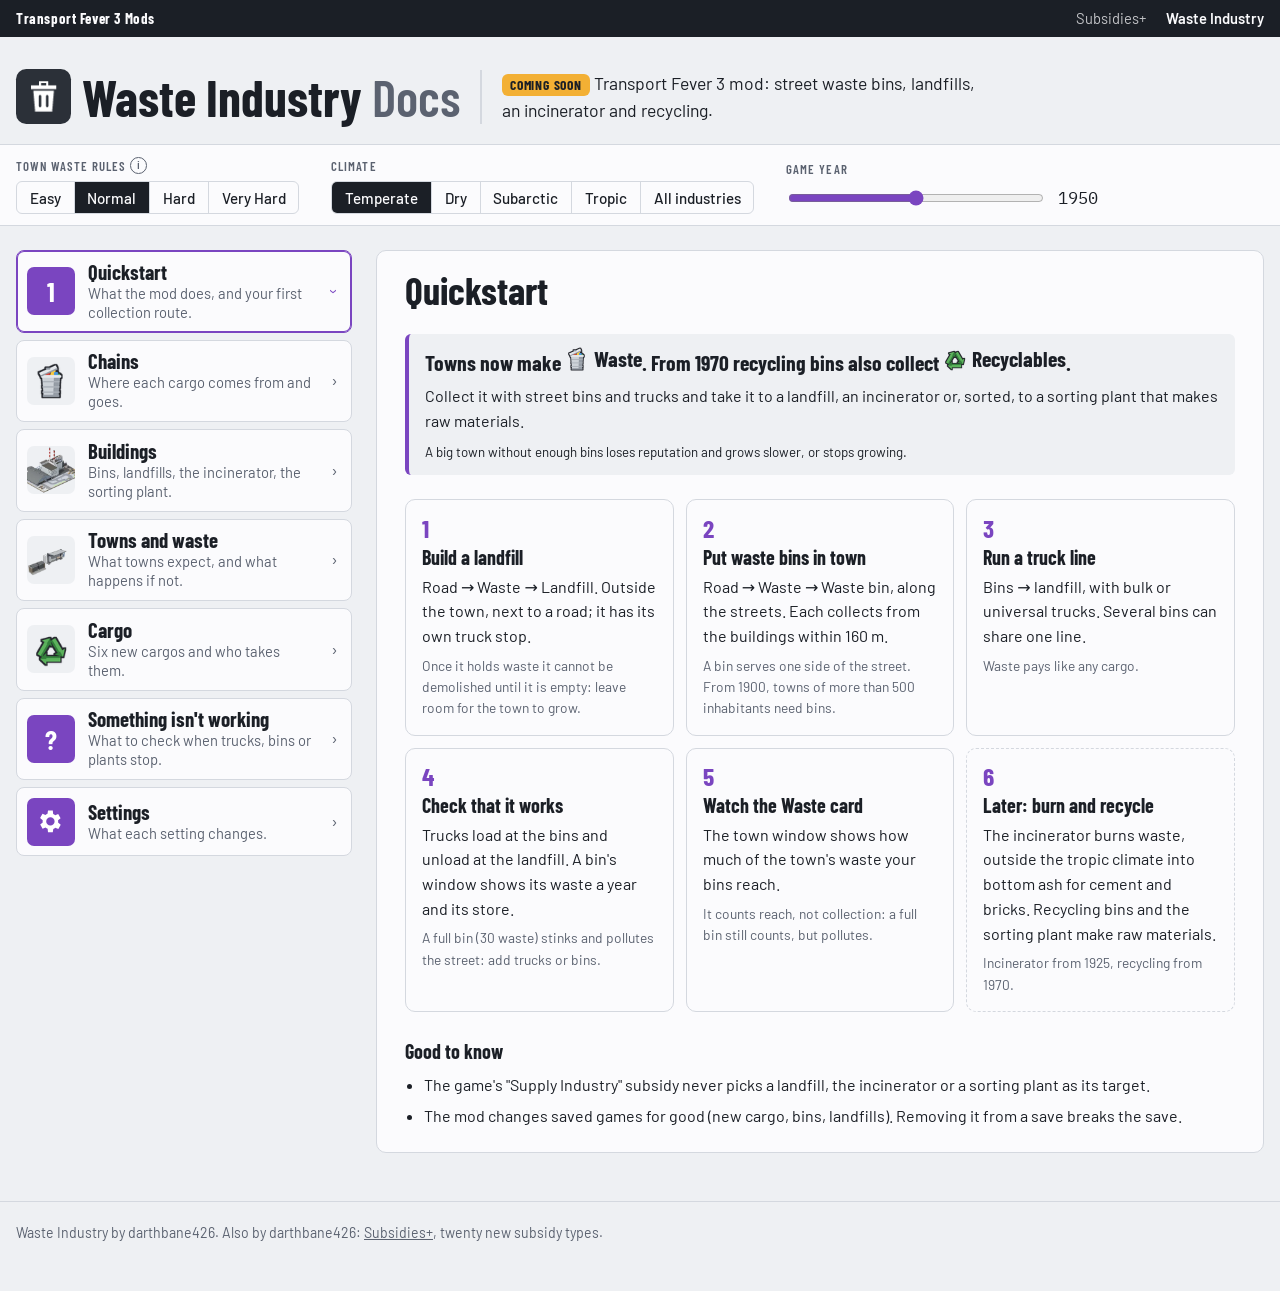
<file: waste-industry/index.html>
<!doctype html>
<html lang="en">
<head>
<meta charset="utf-8">
<meta name="viewport" content="width=device-width, initial-scale=1, viewport-fit=cover">
<style>body { margin: 0; } [hidden] { display: none !important; }</style>
<title>Waste Industry Docs</title>
<meta name="claude:viewport-fit-sides" content="cover">
<link rel="icon" href="data:image/svg+xml,%3Csvg xmlns='http://www.w3.org/2000/svg' viewBox='0 0 64 64'%3E%3Crect width='64' height='64' rx='12' fill='%236d7a2e'/%3E%3Ctext x='32' y='49' text-anchor='middle' font-family='Arial Narrow,Arial,sans-serif' font-weight='700' font-size='48' fill='%23ffffff'%3EW%3C/text%3E%3C/svg%3E">
<link rel="preconnect" href="https://fonts.googleapis.com">
<link rel="preconnect" href="https://fonts.gstatic.com" crossorigin>
<link rel="stylesheet" href="https://fonts.googleapis.com/css2?family=Barlow+Condensed:wght@600;700&family=Barlow:wght@400;500;600&family=IBM+Plex+Mono:wght@400;500&display=swap">
<style>
/* Shared look of the darthbane426 TF3 mod pages: colours, type, settings bar, tiles with details, sections,
   tips, tables, footer. build.py puts this file into every page template; each page adds its own rules after it. */
:root {
  --paper: #eef0f3;
  --panel: #fbfbfd;
  --ink: #1b1f26;
  --muted: #5b6270;
  --rule: #d4d8df;
  --tile: #7a45c0;
  --tile-ink: #ffffff;
  --task: #2f6fbf;
  --upfront: #a86a00;
  --subsidy: #2f9a55;
  --logo-bg: #2f9a55;
  --good: #2c7a47;
  --bad: #b02a20;
  --band-warn: rgba(168, 106, 0, 0.08);
  --money-bg: rgba(44, 122, 71, 0.08);
  --fine-bg: rgba(176, 42, 32, 0.07);
  --display: "Barlow Condensed", "Arial Narrow", "Roboto Condensed", sans-serif;
  --body: "Barlow", "Segoe UI", system-ui, sans-serif;
  --mono: "IBM Plex Mono", ui-monospace, "Cascadia Mono", Consolas, monospace;
}
@media (prefers-color-scheme: dark) {
  :root:not([data-theme="light"]) {
    --paper: #16191e; --panel: #20242b; --ink: #eceef1; --muted: #a3aab5; --rule: #323844;
    --tile: #8a55d2; --tile-ink: #ffffff; --task: #5c9ce6; --upfront: #f3b034; --subsidy: #60be78; --logo-bg: #3aa863; --good: #60be78; --bad: #e25656;
    --band-warn: rgba(243, 176, 52, 0.1); --money-bg: rgba(96, 190, 120, 0.12); --fine-bg: rgba(226, 86, 86, 0.12);
    color-scheme: dark;
  }
}
:root[data-theme="dark"] {
  --paper: #16191e; --panel: #20242b; --ink: #eceef1; --muted: #a3aab5; --rule: #323844;
  --tile: #8a55d2; --tile-ink: #ffffff; --task: #5c9ce6; --upfront: #f3b034; --subsidy: #60be78; --logo-bg: #3aa863; --good: #60be78; --bad: #e25656;
  --band-warn: rgba(243, 176, 52, 0.1); --money-bg: rgba(96, 190, 120, 0.12); --fine-bg: rgba(226, 86, 86, 0.12);
  color-scheme: dark;
}

body { background: var(--paper); color: var(--ink); font-family: var(--body); font-size: 1rem; line-height: 1.55; }
body::before {
  content: ""; position: fixed; inset: 0 0 auto; height: env(safe-area-inset-top, 0px); z-index: 10; background: var(--panel);
}
.wrap {
  max-width: 92rem; margin: 0 auto;
  padding-left: max(16px, env(safe-area-inset-left, 0px));
  padding-right: max(16px, env(safe-area-inset-right, 0px));
}
.num { font-family: var(--mono); font-variant-numeric: tabular-nums; font-size: 0.92em; }
/* Money as the game shows a subsidy payment: a green framed amount; a fine is framed red. */
.money {
  font-family: var(--mono); font-variant-numeric: tabular-nums; font-size: 0.9em; font-weight: 500; white-space: nowrap;
  color: var(--good); border: 1px solid var(--good); background: var(--money-bg); border-radius: 4px; padding: 0.05em 0.4em;
}
.sec.failure .money, td.fine .money { color: var(--bad); border-color: var(--bad); background: var(--fine-bg); }
.label {
  font-family: var(--display); font-weight: 600; font-size: 0.8rem; letter-spacing: 0.08em; text-transform: uppercase; color: var(--muted);
}

header.top { padding-block: 2rem 1.25rem; display: flex; flex-direction: column; gap: 0.75rem; }
.brand { display: flex; flex-wrap: wrap; align-items: center; gap: 0.5rem 1.25rem; }
.brand h1 { font-family: var(--display); font-weight: 700; font-size: clamp(2.2rem, 6vw, 3.2rem); line-height: 1; margin: 0; white-space: nowrap; display: flex; align-items: center; }
/* The logo tile is the first letter of the name. */
.brand h1 .logo {
  width: 1.08em; height: 1.08em; border-radius: 0.2em; background: var(--logo-bg); color: #ffffff; margin-right: 0.04em;
  display: grid; place-items: center; font-size: 1em; line-height: 1; flex: none;
}
.brand h1 .plus { color: var(--tile); }
.brand h1 .docs { color: var(--muted); font-weight: 600; margin-left: 0.2em; }
.brand .tagline { margin: 0; font-size: 1.1rem; color: var(--ink); max-width: 30rem; border-left: 2px solid var(--rule); padding-left: 1.25rem; }
header.top .intro { margin: 0; color: var(--muted); }
@media (max-width: 40rem) { .brand .tagline { border-left: 0; padding-left: 0; flex-basis: 100%; } }

/* Settings bar */
.settings { position: sticky; top: env(safe-area-inset-top, 0px); z-index: 5; background: var(--panel); border-block: 1px solid var(--rule); }
.settings .wrap { display: flex; flex-wrap: wrap; gap: 0.75rem 2rem; align-items: center; padding-block: 0.7rem; }
.field { display: flex; flex-direction: column; gap: 0.3rem; min-width: 0; }
.segmented { display: flex; flex-wrap: wrap; border: 1px solid var(--rule); border-radius: 6px; overflow: hidden; }
.segmented button {
  font: 500 0.95rem var(--body); color: var(--ink); background: transparent; border: 0; padding: 0.4rem 0.8rem; cursor: pointer;
  border-right: 1px solid var(--rule);
}
.segmented button:last-child { border-right: 0; }
.segmented button[aria-pressed="true"] { background: var(--ink); color: var(--panel); }
button:focus-visible, select:focus-visible, input:focus-visible, summary:focus-visible { outline: 2px solid var(--tile); outline-offset: 2px; }
.year { display: flex; align-items: center; gap: 0.75rem; }
.year input { width: min(16rem, 50vw); accent-color: var(--tile); }
.year output { font-family: var(--mono); font-size: 1.05rem; min-width: 3.2rem; }
.inflation { color: var(--muted); font-size: 0.85rem; }
details.custom { flex-basis: 100%; }
details.custom summary { cursor: pointer; color: var(--muted); font-size: 0.9rem; }
.custom-grid { display: grid; grid-template-columns: repeat(auto-fit, minmax(12rem, 1fr)); gap: 0.75rem 1.5rem; padding-block: 0.75rem 0.25rem; }
select { font: 400 0.95rem var(--body); color: var(--ink); background: var(--paper); border: 1px solid var(--rule); border-radius: 4px; padding: 0.3rem 0.4rem; }

.list-detail { padding-block: 1.5rem 3rem; display: grid; grid-template-columns: minmax(17rem, 21rem) minmax(0, 1fr); gap: 1.5rem; align-items: start; }

/* Tiles, as in the game's subsidy list */
.tiles { display: flex; flex-direction: column; gap: 0.45rem; }
@media (max-width: 52rem) {
  .list-detail { grid-template-columns: minmax(0, 1fr); }
  .tiles { display: grid; grid-template-columns: repeat(auto-fill, minmax(17rem, 1fr)); }
}
.tile {
  display: grid; grid-template-columns: auto 1fr auto; align-items: center; gap: 0.85rem;
  text-align: left; font: inherit; color: var(--ink); cursor: pointer;
  background: var(--panel); border: 1px solid var(--rule); border-radius: 8px; padding: 0.6rem 0.8rem 0.6rem 0.6rem;
}
.tile:hover { border-color: var(--tile); }
.tile[aria-expanded="true"] { border-color: var(--tile); box-shadow: inset 0 0 0 1px var(--tile); }
.icon { width: 3rem; height: 3rem; border-radius: 7px; background: var(--tile); display: grid; place-items: center; flex: none; }
.icon img { width: 2.25rem; height: 2.25rem; }
.tile .name { font-family: var(--display); font-weight: 700; font-size: 1.3rem; line-height: 1.1; display: block; }
.tile .pitch { color: var(--muted); font-size: 0.92rem; line-height: 1.3; display: block; }
.tile .chev { color: var(--muted); font-size: 1.1rem; transition: transform 150ms; }
.tile[aria-expanded="true"] .chev { transform: rotate(90deg); color: var(--tile); }
.tile-text { min-width: 0; }

/* Details of the chosen type */
.detail { min-width: 0; background: var(--panel); border: 1px solid var(--rule); border-radius: 10px; padding: 1.25rem clamp(1rem, 3vw, 1.75rem) 1.5rem; display: flex; flex-direction: column; gap: 1.5rem; scroll-margin-top: calc(var(--bar-h, 4.5rem) + 1rem); }
.detail-head { display: flex; flex-wrap: wrap; gap: 1rem; align-items: center; }
.detail-head .title { flex: 1 1 14rem; min-width: 0; }
.detail-head .icon { width: 3.75rem; height: 3.75rem; }
.detail-head .icon img { width: 2.8rem; height: 2.8rem; }
.detail-head h2 { font-family: var(--display); font-weight: 700; font-size: clamp(1.8rem, 4.5vw, 2.4rem); line-height: 1; margin: 0; }
.detail-head p { margin: 0.25rem 0 0; color: var(--muted); }
.sample-note { color: var(--muted); font-size: 0.9rem; margin: 0; }

/* One block per row: its title on the left, the items on the right; stacked on narrow screens. */
.sections { display: flex; flex-direction: column; gap: 1rem; }
.sec { min-width: 0; border-top: 3px solid var(--sec); padding-top: 0.6rem; display: grid; grid-template-columns: 11rem minmax(0, 1fr); column-gap: 1.5rem; align-items: start; }
.sec > ul, .sec > .note { grid-column: 2; }
@media (max-width: 40rem) { .sec { grid-template-columns: minmax(0, 1fr); } .sec > ul, .sec > .note { grid-column: 1; } .sec h3 { grid-row: auto; } }
.sec h3 { font-family: var(--display); font-weight: 700; font-size: 1.25rem; line-height: 1.25; margin: 0 0 0.5rem; grid-row: 1 / span 3; }
.sec ul { margin: 0; padding: 0; list-style: none; display: flex; flex-direction: column; gap: 0.4rem; }
.sec li { padding-left: 1.3rem; position: relative; }
.sec li::before { position: absolute; left: 0; font-weight: 600; }
.sec .or { font-family: var(--display); font-weight: 600; font-size: 0.8rem; letter-spacing: 0.08em; text-transform: uppercase; color: var(--muted); padding-left: 0; }
/* (i) buttons with their explanation, shown on hover, focus or tap. */
.tip { position: relative; display: inline-block; margin-left: 0.3em; vertical-align: 0.12em; text-transform: none; letter-spacing: 0; }
.tip-btn {
  width: 1.05rem; height: 1.05rem; padding: 0; border-radius: 50%; border: 1px solid currentColor; background: transparent;
  color: var(--muted); font: 600 0.68rem/1 var(--body); cursor: help; display: grid; place-items: center;
}
.tip-text {
  display: none; position: absolute; z-index: 20; left: -0.5rem; top: calc(100% + 6px); width: max-content; max-width: min(20rem, 80vw);
  background: var(--ink); color: var(--panel); padding: 0.5rem 0.7rem; border-radius: 6px;
  font: 400 0.85rem/1.4 var(--body); white-space: normal; box-shadow: 0 4px 14px rgba(0, 0, 0, 0.25);
}
.tip.end .tip-text { left: auto; right: -0.5rem; }
.tip:hover .tip-text, .tip:focus-within .tip-text { display: block; }
/* A warning box between the blocks. */
.important { border: 1px solid var(--upfront); border-left-width: 4px; border-radius: 6px; padding: 0.7rem 1rem; background: var(--band-warn); }
.important h3 { font-family: var(--display); font-weight: 700; font-size: 1.1rem; letter-spacing: 0.06em; text-transform: uppercase; color: var(--upfront); margin: 0 0 0.25rem; }
.important p { margin: 0; }
.important ul { margin: 0.35rem 0 0.5rem; padding-left: 1.2rem; display: flex; flex-direction: column; gap: 0.15rem; }
.sec small, .sec .note { color: var(--muted); font-size: 0.86rem; display: block; }
.sec .note { margin-top: 0.5rem; }

.extra h3 { font-family: var(--display); font-weight: 700; font-size: 1.25rem; margin: 0 0 0.35rem; }
.extra .hint { color: var(--muted); font-size: 0.92rem; margin: 0 0 0.75rem; max-width: 44rem; }
.table-scroll { overflow-x: auto; border: 1px solid var(--rule); border-radius: 6px; background: var(--paper); }
table { border-collapse: collapse; width: 100%; min-width: 34rem; }
th, td { text-align: right; padding: 0.5rem 0.8rem; border-bottom: 1px solid var(--rule); white-space: nowrap; }
th:first-child, td:first-child { text-align: left; }
thead th { font-family: var(--display); font-weight: 600; letter-spacing: 0.06em; text-transform: uppercase; font-size: 0.82rem; color: var(--muted); }
tbody tr:last-child td { border-bottom: 0; }
td .sub { display: block; color: var(--muted); font-size: 0.8rem; }

footer { border-top: 1px solid var(--rule); padding-block: 1.25rem 2.5rem; color: var(--muted); font-size: 0.88rem; }
footer p { margin: 0 0 0.4rem; max-width: 48rem; }

@media (prefers-reduced-motion: reduce) { .tile .chev { transition: none; } }

/* Site navigation between the mod pages */
.site-nav { background: var(--ink); color: var(--panel); font-size: 0.92rem; }
.site-nav .wrap { display: flex; flex-wrap: wrap; align-items: center; gap: 0.25rem 1.25rem; padding-block: 0.45rem; }
.site-nav a { color: inherit; text-decoration: none; opacity: 0.75; }
.site-nav a:hover, .site-nav a:focus-visible { opacity: 1; text-decoration: underline; }
.site-nav a[aria-current="page"] { opacity: 1; font-weight: 600; }
.site-nav .home { font-family: var(--display); font-weight: 700; letter-spacing: 0.04em; opacity: 1; margin-right: auto; }

/* Badge of a mod that is not released yet (overview card, guide header). */
.soon { display: inline-block; padding: 0.2em 0.6em; border-radius: 6px; background: #f3b034; color: #1b1f26;
  font-family: var(--display); font-weight: 700; font-size: 0.85rem; letter-spacing: 0.06em; text-transform: uppercase;
  line-height: 1.2; vertical-align: middle; }

/* Changelog at the end of a mod page: one folding block per version, the newest open. */
.changelog { margin-top: 2.5rem; }
.changelog h2 { font-family: var(--display); font-size: 1.3rem; margin: 0 0 0.75rem; }
.changelog details { border-top: 1px solid var(--rule); padding: 0.5rem 0; }
.changelog summary { cursor: pointer; font-family: var(--display); font-weight: 600; font-size: 1.05rem; }
.changelog h4 { margin: 0.75rem 0 0.25rem; font-size: 0.8rem; letter-spacing: 0.06em; text-transform: uppercase; color: var(--muted); }
.changelog ul { margin: 0.25rem 0 0.5rem; padding-left: 1.25rem; }
.changelog li { margin: 0.2rem 0; line-height: 1.45; }
/* Layout: sticky settings bar with rules, climate and year; below it the parts of the guide as tiles on the left
   (as the subsidies on the Subsidies+ page) and the chosen part on the right. */
:root { --logo-bg: #2b3038; }
.brand h1 .logo { background: var(--logo-bg); margin-right: 0.2em; }
.brand h1 .logo img { width: 78%; height: 78%; }
.tile .icon { background: var(--paper); overflow: hidden; }
.tile .icon img { width: 100%; height: 100%; object-fit: cover; }
.tile .icon img.glyph { width: 2.25rem; height: 2.25rem; object-fit: contain; }
.tile .icon.mark { background: var(--tile); color: var(--tile-ink); font-family: var(--display); font-weight: 700; font-size: 1.7rem; }
.tile .icon.mark svg { width: 1.8rem; height: 1.8rem; }
/* Quickstart: what the mod changes, before the steps */
.about { display: flex; flex-direction: column; gap: 0.5rem; border-left: 4px solid var(--tile); background: var(--paper); border-radius: 6px; padding: 0.8rem 1rem; }
.about p { margin: 0; }
.about .big { font-family: var(--display); font-weight: 700; font-size: 1.35rem; line-height: 1.2; }
.about .recipe img { width: 1.5rem; height: 1.5rem; }
/* Settings */
.setting { display: flex; flex-direction: column; gap: 0.5rem; }
.setting h3 { font-family: var(--display); font-weight: 700; font-size: 1.3rem; margin: 0; display: flex; flex-wrap: wrap; align-items: baseline; gap: 0.25rem 0.75rem; }
.setting h3 .where { font-family: var(--body); font-weight: 400; font-size: 0.9rem; color: var(--muted); }
.setting p { margin: 0; }
.values { margin: 0; padding: 0; list-style: none; display: flex; flex-direction: column; gap: 0.35rem; }
.values li { padding: 0.45rem 0.7rem; border: 1px solid var(--rule); border-radius: 6px; background: var(--paper); }
.values li b { font-family: var(--display); font-size: 1.05rem; margin-right: 0.4rem; }
.values li.chosen { border-color: var(--tile); box-shadow: inset 0 0 0 1px var(--tile); }
.values small { color: var(--muted); }
.detail .lead { margin: 0; color: var(--muted); }
.part-title { font-family: var(--display); font-weight: 700; font-size: clamp(1.8rem, 4.5vw, 2.4rem); line-height: 1; margin: 0; }
.part-sub { font-family: var(--display); font-weight: 700; font-size: 1.25rem; margin: 0 0 0.4rem; }

/* Quickstart: numbered steps */
.steps { display: grid; grid-template-columns: repeat(auto-fill, minmax(15rem, 1fr)); gap: 0.75rem; margin: 0; padding: 0; list-style: none; counter-reset: step; }
.steps li { counter-increment: step; background: var(--panel); border: 1px solid var(--rule); border-radius: 10px; padding: 0.9rem 1rem 1rem; display: flex; flex-direction: column; gap: 0.35rem; }
.steps li::before { content: counter(step); font-family: var(--display); font-weight: 700; font-size: 1.6rem; line-height: 1; color: var(--tile); }
.steps h3 { font-family: var(--display); font-weight: 700; font-size: 1.25rem; line-height: 1.15; margin: 0; }
.steps p { margin: 0; }
.steps small, .chain small { color: var(--muted); font-size: 0.86rem; display: block; }
.steps li.later { border-style: dashed; }

/* Chains: stages left to right, wrapping on narrow screens */
.chains { display: flex; flex-direction: column; gap: 1rem; }
.chain { background: var(--panel); border: 1px solid var(--rule); border-radius: 10px; padding: 0.9rem 1rem 1rem; }
.chain h3 { font-family: var(--display); font-weight: 700; font-size: 1.25rem; margin: 0 0 0.6rem; }
.chain .flow + .flow { margin-top: 0.75rem; padding-top: 0.75rem; border-top: 1px dashed var(--rule); }
.flow { display: flex; flex-wrap: wrap; align-items: center; gap: 0.5rem; }
.flow .arrow { color: var(--muted); font-size: 1.2rem; }
.stage { display: flex; flex-direction: column; gap: 0.35rem; }
.node {
  display: inline-flex; align-items: center; gap: 0.45rem; min-height: 2.4rem; padding: 0.25rem 0.65rem 0.25rem 0.35rem;
  border: 1px solid var(--rule); border-radius: 7px; background: var(--paper); color: var(--ink); text-decoration: none; font-weight: 500;
}
a.node:hover, a.node:focus-visible { border-color: var(--tile); }
.node img { width: 1.9rem; height: 1.9rem; object-fit: contain; }
.node img.thumb { width: 2.9rem; height: 1.8rem; object-fit: cover; border-radius: 4px; }
.node.base { border-style: dashed; }
.node.cargo { border-color: var(--task); }
.node.off { opacity: 0.4; }
.node .why { color: var(--muted); font-size: 0.8rem; font-weight: 400; }
.branches { display: flex; flex-direction: column; gap: 0.4rem; }
.branch { display: flex; flex-wrap: wrap; align-items: center; gap: 0.5rem; }

/* Buildings: a strip of pictures to pick one, its details below */
.bstrip { display: grid; grid-template-columns: repeat(auto-fill, minmax(7.5rem, 1fr)); gap: 0.5rem; }
.bpick {
  display: flex; flex-direction: column; gap: 0.25rem; padding: 0.3rem; font: inherit; font-size: 0.85rem; line-height: 1.2; text-align: left;
  color: var(--ink); background: var(--paper); border: 1px solid var(--rule); border-radius: 8px; cursor: pointer;
}
.bpick img { width: 100%; aspect-ratio: 8 / 5; object-fit: cover; border-radius: 5px; }
.bpick:hover { border-color: var(--tile); }
.bpick[aria-pressed="true"] { border-color: var(--tile); box-shadow: inset 0 0 0 1px var(--tile); font-weight: 600; }
.bpick small { color: var(--muted); font-weight: 400; }
.detail-head .picture { width: 12rem; max-width: 100%; aspect-ratio: 8 / 5; object-fit: cover; border-radius: 8px; border: 1px solid var(--rule); }
.sec.build { --sec: var(--muted); }
.sec.works { --sec: var(--task); }
.sec.stations { --sec: var(--upfront); }
.sec.know { --sec: var(--good); }
.sec.build li::before, .sec.stations li::before { content: "•"; color: var(--muted); }
.sec.works li::before { content: "→"; color: var(--task); }
.sec.know li::before { content: "!"; color: var(--good); }
.recipe { display: inline-flex; flex-wrap: wrap; align-items: center; gap: 0.3rem; }
.recipe img { width: 1.35rem; height: 1.35rem; vertical-align: -0.3em; }
.looks { display: flex; flex-wrap: wrap; gap: 0.6rem; }
.looks figure { margin: 0; display: flex; flex-direction: column; gap: 0.2rem; font-size: 0.85rem; color: var(--muted); }
.looks img { width: 8rem; aspect-ratio: 8 / 5; object-fit: cover; border-radius: 6px; border: 1px solid var(--rule); }
.looks figure.now img { border-color: var(--tile); box-shadow: 0 0 0 1px var(--tile); }

/* Towns */
.rules-list { margin: 0 0 1rem; padding-left: 1.2rem; display: flex; flex-direction: column; gap: 0.35rem; max-width: 50rem; }
tr.chosen td { background: var(--band-warn); font-weight: 600; }

/* Cargo */
/* Cargo table: wrapping text cells, the cargo name kept on one line */
.cargo-table td { white-space: normal; text-align: left; vertical-align: top; }
.cargo-table th { text-align: left; }
.cargo-table td:first-child { white-space: nowrap; font-weight: 600; }
.cargo-table .recipe { flex-wrap: nowrap; }
.cargo-table tr.off td { opacity: 0.45; }

.trouble { display: flex; flex-direction: column; gap: 1rem; }
.know-list { margin: 0; padding-left: 1.2rem; display: flex; flex-direction: column; gap: 0.35rem; max-width: 50rem; }
footer a { color: inherit; }
</style>
</head>
<body>


<nav class="site-nav" aria-label="Mods"><div class="wrap"><a class="home" href="../">Transport Fever 3 Mods</a><a href="../subsidies-plus/">Subsidies+</a><a href="../waste-industry/" aria-current="page">Waste Industry</a></div></nav>

<header class="top wrap">
  <div class="brand">
    <h1 aria-label="Waste Industry Docs"><span class="logo" aria-hidden="true"><img id="logo-mark" alt=""></span><span aria-hidden="true">Waste Industry<span class="docs">Docs</span></span></h1>
    <p class="tagline"><span class="soon">Coming soon</span> Transport Fever 3 mod: street waste bins, landfills, an incinerator and recycling.</p>
  </div>
</header>

<div class="settings" role="region" aria-label="Game settings">
  <div class="wrap">
    <div class="field">
      <span class="label" id="difficulty-label">Town waste rules<span id="risk-tip"></span></span>
      <div class="segmented" role="group" aria-labelledby="difficulty-label" id="difficulty"></div>
    </div>
    <div class="field">
      <span class="label" id="climate-label">Climate</span>
      <div class="segmented" role="group" aria-labelledby="climate-label" id="climate"></div>
    </div>
    <div class="field">
      <label class="label" for="year">Game year</label>
      <div class="year">
        <input type="range" id="year" min="1850" max="2050" step="1" value="1950">
        <output id="year-out" for="year">1950</output>
      </div>
    </div>
  </div>
</div>

<main class="wrap list-detail">
  <nav class="tiles" id="tiles" aria-label="Guide"></nav>
  <article class="detail" id="detail" aria-live="polite"></article>
</main>

<footer class="wrap">
  <p>Waste Industry by darthbane426. Also by darthbane426: <a href="../subsidies-plus/">Subsidies+</a>, twenty new subsidy types.</p>
</footer>

<script>
const ICONS = {
"cargo:bottom_ash": "[data-uri]",
"cargo:cullet": "[data-uri]",
"cargo:recyclables": "[data-uri]",
"cargo:scrap": "[data-uri]",
"cargo:waste": "[data-uri]",
"cargo:waste_paper": "[data-uri]",
"build:incinerator": "[data-uri]",
"build:landfill_large": "[data-uri]",
"build:landfill_small": "[data-uri]",
"build:sorting_plant": "[data-uri]",
"build:recycling_bin": "[data-uri]",
"build:recycling_stop_mid": "[data-uri]",
"build:recycling_stop_new": "[data-uri]",
"build:waste_bin": "[data-uri]",
"build:waste_bin_mid": "[data-uri]",
"build:waste_bin_new": "[data-uri]",
"build:waste_bin_old": "[data-uri]",
"build:waste_stop_mid": "[data-uri]",
"build:waste_stop_new": "[data-uri]",
"build:waste_stop_old": "[data-uri]",
"mark": "[data-uri]",
"favicon": "[data-uri]"
};

// Numbers of the mod (darthbane426_waste_industry). Update them here when the mod changes and rebuild.
const MOD = {
  binReach: 160,          // waste/waste_util.lua BIN_RADIUS, catchment of every bin
  binStock: 30,           // waste_util.lua BIN_CAPACITY
  residentsPerWaste: 16,  // waste_util.lua: 0.0625 waste a year per resident
  jobsPerWaste: 8,        // 0.125 per workplace in shops and industry
  townRulesFrom: 1900,    // waste/town_waste.lua
  presets: [
    { id: "easy", label: "Easy", risk: 0 },
    { id: "normal", label: "Normal", risk: 1 },
    { id: "hard", label: "Hard", risk: 2 },
    { id: "veryhard", label: "Very Hard", risk: 3 },
  ],
  // town_waste.lua RULES by the game's Subsidy risk setting
  townRules: [
    { minPop: 800, stopPop: 1600, maxLoss: 0.5, stopBelow: 0.3, recoverAt: 0.5 },
    { minPop: 500, stopPop: 1000, maxLoss: 0.7, stopBelow: 0.4, recoverAt: 0.6 },
    { minPop: 400, stopPop: 800, maxLoss: 0.75, stopBelow: 0.5, recoverAt: 0.7 },
    { minPop: 300, stopPop: 600, maxLoss: 0.8, stopBelow: 0.6, recoverAt: 0.8 },
  ],
};

const CLIMATES = [
  { id: "temperate", label: "Temperate" },
  { id: "dry", label: "Dry" },
  { id: "subarctic", label: "Subarctic" },
  { id: "tropic", label: "Tropic" },
  { id: "all", label: "All industries" },
];
// Base game industries that take the mod's cargo, and the climates (game economies) that have them.
const BASE = {
  town: { name: "Town buildings", climates: null },
  cement: { name: "Cement plant", climates: ["subarctic", "all"] },
  bricks: { name: "Brick works", climates: ["temperate", "dry", "all"] },
  steel: { name: "Steel mill", climates: null },
  glass: { name: "Glass works", climates: null },
  tools: { name: "Tool factory", climates: null },
  machines: { name: "Machine factory", climates: null },
  paper: { name: "Paper mill", climates: ["subarctic", "all"] },
};
const CARGO = {
  waste: { name: "Waste" },
  recyclables: { name: "Recyclables", from: 1970 },
  bottom_ash: { name: "Bottom ash", from: 1925, climates: ["temperate", "dry", "subarctic", "all"] },
  scrap: { name: "Scrap metal", from: 1970 },
  cullet: { name: "Glass cullet", from: 1970 },
  plastic: { name: "Plastic", from: 1970, base: true },
  waste_paper: { name: "Recovered paper", from: 1970, climates: ["subarctic", "all"] },
};

const el = id => document.getElementById(id);
const tip = (text, end) => `<span class="tip${end ? " end" : ""}"><button type="button" class="tip-btn" aria-label="Explain">i</button><span class="tip-text" role="tooltip">${text}</span></span>`;
const fmt = n => n.toLocaleString("en-US").replace(/,/g, " ");
const pct = x => `${Math.round(x * 100)} %`;
const money = n => `<span class="money">$${fmt(n)}</span>`;
const img = (key, cls) => ICONS[key] ? `<img src="${ICONS[key]}" alt=""${cls ? ` class="${cls}"` : ""}>` : "";
const val = v => typeof v === "function" ? v() : v;

function cargoRef(id) {
  return `<span class="recipe">${img("cargo:" + id)}${CARGO[id].name}</span>`;
}
function recipe(inputs, outputs) {
  const side = list => list.map(([id, n]) => `${n} ${cargoRef(id)}`).join(" + ");
  return `<span class="recipe">${side(inputs)} → ${side(outputs)}</span>`;
}
function wasteRateLine() {
  return `A year: 1 waste per ${MOD.residentsPerWaste} residents, 1 per ${MOD.jobsPerWaste} workplaces in shops and industry.<small>A building within reach of several bins counts only for the nearest one.</small>`;
}
function fullBinLines() {
  return [`Full at ${MOD.binStock} waste: it stops collecting, stinks and pollutes the street, and flies appear. Empty it often enough.`];
}
// Buildings of the mod. looks: menu pictures by era (yearTo exclusive); the tile shows the look of the chosen year.
const BUILDINGS = [
  {
    id: "waste_bin", name: "Waste bin", pitch: "Collects the waste of the buildings around it.",
    looks: [{ icon: "waste_bin_old", to: 1920 }, { icon: "waste_bin_mid", from: 1920, to: 1980 }, { icon: "waste_bin_new", from: 1980 }],
    cost: 20000, upkeep: 2000,
    works: [`Collects ${cargoRef("waste")} from the buildings within ${MOD.binReach} m.`, wasteRateLine()],
    stations: ["Trucks load here; it sits on one side of the street, at least 10 m from a crossing."],
    know: fullBinLines(),
  },
  {
    id: "recycling_bin", name: "Recycling bin", pitch: "Half of the waste comes out as recyclables.", from: 1970,
    looks: [{ icon: "recycling_bin", from: 1970 }],
    cost: 30000, upkeep: 3000,
    works: [`Collects half as ${cargoRef("waste")} and half as ${cargoRef("recyclables")} from the buildings within ${MOD.binReach} m.`, wasteRateLine()],
    stations: ["Trucks load both cargos here; same street placement as the waste bin."],
    know: [...fullBinLines(), "Both cargos must be collected: when either is full, the bin stops filling."],
  },
  {
    id: "waste_stop", name: "Street stop with waste bins", pitch: "A passenger street stop with waste bins.",
    looks: [{ icon: "waste_stop_old", to: 1920 }, { icon: "waste_stop_mid", from: 1920, to: 1980 }, { icon: "waste_stop_new", from: 1980 }],
    cost: 50000, upkeep: 7000,
    works: [`Collects ${cargoRef("waste")} like a waste bin, within ${MOD.binReach} m.`, "Passengers board and alight as at a small street stop."],
    stations: ["One stop for passenger lines and waste trucks."],
    know: fullBinLines(),
  },
  {
    id: "recycling_stop", name: "Street stop with recycling bins", pitch: "A street stop with recycling bins.", from: 1970,
    looks: [{ icon: "recycling_stop_mid", from: 1970, to: 1980 }, { icon: "recycling_stop_new", from: 1980 }],
    cost: 60000, upkeep: 8000,
    works: [`Collects half as ${cargoRef("waste")} and half as ${cargoRef("recyclables")}, within ${MOD.binReach} m.`, "Passengers board and alight as at a small street stop."],
    stations: ["One stop for passenger lines and waste trucks."],
    know: [...fullBinLines(), "Both cargos must be collected: when either is full, the bins stop filling."],
  },
  {
    id: "landfill_small", name: "Landfill", pitch: "Buries waste; the heap grows as it fills.",
    looks: [{ icon: "landfill_small" }],
    cost: 150000,
    works: [`Takes ${cargoRef("waste")} and buries it; the waste slowly disappears.`, "Holds up to 1 000 waste.", "10 workers; with them the waste disappears 1.5× faster."],
    stations: ["One truck stop.", "Snaps to a road, or is placed freely (option in the build menu)."],
    know: ["Cannot be demolished while it holds waste.", "Pollutes its surroundings all the time."],
  },
  {
    id: "landfill_large", name: "Large landfill", pitch: "Two truck stops and room for a far bigger heap.",
    looks: [{ icon: "landfill_large" }],
    cost: 250000,
    works: [`Takes ${cargoRef("waste")} and buries it; the waste slowly disappears.`, "Holds up to 2 500 waste.", "20 workers; with them the waste disappears 2× faster."],
    stations: ["Two truck stops.", "Snaps to a road, or is placed freely (option in the build menu)."],
    know: ["Cannot be demolished while it holds waste.", "Pollutes its surroundings more than the small landfill, all the time."],
  },
  {
    id: "incinerator", name: "Waste Incinerator", pitch: "Burns waste into bottom ash for building materials.", from: 1925,
    looks: [{ icon: "incinerator", from: 1925 }],
    cost: 350000,
    works: [() => tropic() ? `Burns 2 ${cargoRef("waste")}; in the tropic climate nothing is left to haul.` : recipe([["waste", 2]], [["bottom_ash", 1]]),
      () => tropic() ? "Holds up to 800 waste." : "Holds up to 800 waste and 400 bottom ash.", "30 workers; with them it burns 2× faster."],
    stations: [() => tropic() ? "Two truck stops for waste in the hall." : "Two truck stops for waste in the hall, one for bottom ash.", "Two train tracks, for trains up to 85 m.", "Placed freely."],
    know: ["Pollutes heavily while it burns, little when idle.", () => tropic() ? "" : "Bottom ash that nobody takes fills the store and stops the burning."],
  },
  {
    id: "sorting_plant", name: "Sorting Plant", pitch: "Turns recyclables into raw materials.", from: 1970,
    looks: [{ icon: "sorting_plant", from: 1970 }],
    cost: 300000,
    works: [() => paperClimate()
      ? recipe([["recyclables", 5]], [["scrap", 1], ["cullet", 1], ["plastic", 1], ["waste_paper", 1], ["waste", 1]])
      : recipe([["recyclables", 4]], [["scrap", 1], ["cullet", 1], ["plastic", 1], ["waste", 1]]),
      "Holds up to 800 recyclables and 200 of each product.", "30 workers; with them it sorts 2× faster."],
    stations: ["Two truck stops for recyclables, two for the products.", "Two train tracks, for trains up to 110 m.", "Placed freely."],
    know: ["Every product, the waste too, must be hauled away: when one is full, sorting stops.", () => paperClimate() ? "In this climate it also makes recovered paper for paper mills." : "Recovered paper only in the subarctic climate and with all industries.", "The waste it leaves goes to a landfill or the incinerator."],
  },
];

const TIP = {
  risk: "Mod setting: the gear icon next to the mod in the mod list.",
  coverage: "Share of the town's waste made by buildings within reach of a bin. Shops and industry make twice as much waste per person as homes.",
};

const state = { risk: 1, climate: "temperate", year: 1950, part: "quickstart", open: BUILDINGS[0].id };

const paperClimate = () => ["subarctic", "all"].includes(state.climate);
const tropic = () => state.climate === "tropic";
const rules = () => MOD.townRules[state.risk];

// Whether an item is missing in the chosen climate; the reason if so.
const missingInClimate = item => item.climates && !item.climates.includes(state.climate) ? "not in this climate" : "";
// Label of a node in the chains: missing in the climate, or the year from which it exists.
const nodeNote = item => missingInClimate(item) || (item.from ? `from ${item.from}` : "");
const building = id => BUILDINGS.find(b => b.id === id);
const lookFor = b => b.looks.find(l => (!l.from || state.year >= l.from) && (!l.to || state.year < l.to)) || b.looks[b.looks.length - 1];

// ---- Quickstart

function quickstartHtml() {
  const r = rules();
  const steps = [
    {
      title: "Build a landfill",
      text: "Road → Waste → Landfill. Outside the town, next to a road; it has its own truck stop.",
      note: "Once it holds waste it cannot be demolished until it is empty: leave room for the town to grow.",
    },
    {
      title: "Put waste bins in town",
      text: `Road → Waste → Waste bin, along the streets. Each collects from the buildings within ${MOD.binReach} m.`,
      note: `A bin serves one side of the street. From ${MOD.townRulesFrom}, towns of more than ${fmt(r.minPop)} inhabitants need bins.`,
    },
    { title: "Run a truck line", text: "Bins → landfill, with bulk or universal trucks. Several bins can share one line.", note: "Waste pays like any cargo." },
    {
      title: "Check that it works",
      text: "Trucks load at the bins and unload at the landfill. A bin's window shows its waste a year and its store.",
      note: `A full bin (${MOD.binStock} waste) stinks and pollutes the street: add trucks or bins.`,
    },
    {
      title: "Watch the Waste card",
      text: "The town window shows how much of the town's waste your bins reach.",
      note: "It counts reach, not collection: a full bin still counts, but pollutes.",
    },
    {
      title: "Later: burn and recycle",
      text: "The incinerator burns waste, outside the tropic climate into bottom ash for cement and bricks. Recycling bins and the sorting plant make raw materials.",
      note: "Incinerator from 1925, recycling from 1970.",
      later: true,
    },
  ];
  const about = `<div class="about">
      <p class="big">Towns now make ${cargoRef("waste")}. From 1970 recycling bins also collect ${cargoRef("recyclables")}.</p>
      <p>Collect it with street bins and trucks and take it to a landfill, an incinerator or, sorted, to a sorting plant that makes raw materials.</p>
      <small>A big town without enough bins loses reputation and grows slower, or stops growing.</small>
    </div>`;
  return `${about}<ol class="steps">${steps.map(s =>
    `<li${s.later ? ' class="later"' : ""}><h3>${s.title}</h3><p>${s.text}</p><small>${s.note}</small></li>`).join("")}</ol>
    <div><h3 class="part-sub">Good to know</h3><ul class="know-list">
      <li>The game's "Supply Industry" subsidy never picks a landfill, the incinerator or a sorting plant as its target.</li>
      <li>The mod changes saved games for good (new cargo, bins, landfills). Removing it from a save breaks the save.</li>
    </ul></div>`;
}

// ---- Chains

const nodeTail = item => {
  const note = nodeNote(item);
  return note ? ` <span class="why">${note}</span>` : "";
};
const nodeBuilding = id => {
  const b = building(id);
  return `<a class="node${missingInClimate(b) ? " off" : ""}" href="#b-${id}" data-open="${id}">${img("build:" + lookFor(b).icon, "thumb")}${b.name}${nodeTail(b)}</a>`;
};
const nodeCargo = id => {
  const c = CARGO[id];
  return `<a class="node cargo${missingInClimate(c) ? " off" : ""}" href="#cargo" data-part="cargo">${img("cargo:" + id)}${c.name}${nodeTail(c)}</a>`;
};
const nodeBase = id => {
  const b = BASE[id];
  return `<span class="node base${missingInClimate(b) ? " off" : ""}">${b.name}${nodeTail(b)}</span>`;
};
const stage = nodes => `<div class="stage">${nodes.join("")}</div>`;
const arrow = '<span class="arrow" aria-hidden="true">→</span>';
const flow = (...stages) => `<div class="flow">${stages.join(arrow)}</div>`;

function chainsHtml() {
  const chains = [
    {
      title: "Waste",
      body: flow(stage([nodeBase("town")]), stage([nodeBuilding("waste_bin"), nodeBuilding("waste_stop")]), stage([nodeCargo("waste")]),
        stage([nodeBuilding("landfill_small"), nodeBuilding("landfill_large"), nodeBuilding("incinerator")])),
    },
    {
      title: "Bottom ash",
      body: flow(stage([nodeBuilding("incinerator")]), stage([nodeCargo("bottom_ash")]), stage([nodeBase("cement"), nodeBase("bricks")]))
        + `<small>Cement plants and brick works take bottom ash instead of stone or clay; with both they make more. In the tropic climate the incinerator only burns waste.</small>`,
    },
    {
      title: "Recycling",
      body: flow(stage([nodeBase("town")]), stage([nodeBuilding("recycling_bin"), nodeBuilding("recycling_stop")]), stage([nodeCargo("recyclables")]), stage([nodeBuilding("sorting_plant")]),
        `<div class="branches">${[
          ["scrap", ["steel"]], ["cullet", ["glass"]], ["plastic", ["tools", "machines"]], ["waste_paper", ["paper"]],
        ].map(([cargo, to]) => `<div class="branch">${nodeCargo(cargo)}${arrow}${to.map(nodeBase).join("")}</div>`).join("")
        }<div class="branch">${nodeCargo("waste")}${arrow}${nodeBuilding("landfill_small")}${nodeBuilding("incinerator")}</div></div>`)
        + flow(stage([nodeBuilding("recycling_bin"), nodeBuilding("recycling_stop")]), stage([nodeCargo("waste")]), stage([nodeBuilding("landfill_small"), nodeBuilding("incinerator")]))
        + `<small>Half of what recycling bins collect is ordinary waste, the other half recyclables. Steel mills take scrap instead of iron ore (coal is still needed), glass works cullet instead of sand, paper mills recovered paper instead of sawdust.</small>`,
    },
  ];
  return `<div class="chains">${chains.map(c => `<div class="chain"><h3>${c.title}</h3>${c.body}</div>`).join("")}</div>`;
}

// ---- Buildings

function section(cls, title, items) {
  return `<section class="sec ${cls}"><h3>${title}</h3><ul>${items.map(val).filter(Boolean).map(i => `<li>${i}</li>`).join("")}</ul></section>`;
}

function buildingsHtml() {
  const strip = `<div class="bstrip" role="group" aria-label="Buildings">${BUILDINGS.map(b =>
    `<button type="button" class="bpick" data-open="${b.id}" aria-pressed="${b.id === state.open}">${img("build:" + lookFor(b).icon)}${b.name}${b.from ? `<small>from ${b.from}</small>` : ""}</button>`).join("")}</div>`;
  const b = building(state.open);
  const look = lookFor(b);
  const years = b.looks.length > 1
    ? `<div class="looks">${b.looks.map(l => `<figure${l === look ? ' class="now"' : ""}>${img("build:" + l.icon)}<figcaption>${l.from || ""}${l.from || l.to ? "–" : ""}${l.to || ""}</figcaption></figure>`).join("")}</div>`
    : "";
  const build = [
    `Price ${money(b.cost)}${b.upkeep ? `, upkeep ${money(b.upkeep)} a year` : ""}`,
    b.from ? `Available from ${b.from}.` : "Available from the start.",
  ];
  return `${strip}
    <div class="detail-head">
      <img class="picture" src="${ICONS["build:" + look.icon] || ""}" alt="">
      <div class="title"><h3 class="part-title">${b.name}</h3><p>${b.pitch}</p></div>
    </div>
    ${years}
    <div class="sections">
      ${section("build", "Build", build)}
      ${section("works", "What it does", b.works)}
      ${section("stations", "Stations", b.stations)}
      ${section("know", "Good to know", b.know)}
    </div>`;
}

// ---- Towns

function townsHtml() {
  const r = rules();
  const lines = [
    `From ${MOD.townRulesFrom}, a town of more than <strong>${fmt(r.minPop)}</strong> inhabitants needs waste bins.`,
    `What counts is the <strong>coverage</strong>${tip(TIP.coverage)}: how much of the town's waste your bins reach. A full bin still counts, but it stinks.`,
    `Too little coverage costs reputation, at most ${pct(r.maxLoss)}, and the town grows slower.`,
    `Above <strong>${fmt(r.stopPop)}</strong> inhabitants and below <strong>${pct(r.stopBelow)}</strong> coverage the town stops growing, until coverage is back at ${pct(r.recoverAt)}.`,
    "Lost reputation comes back slowly, as after a failed subsidy.",
    "With Reputation switched off in the game settings, waste does not affect town growth.",
    'The town window has a "Waste" card: the coverage rating, the waste a year, the number of bins and how growth is affected.',
  ];
  return `<ul class="rules-list">${lines.map(t => `<li>${t}</li>`).join("")}</ul>
    <div class="table-scroll"><table><thead><tr><th>Town waste rules</th><th>Bins needed above</th><th>Max. reputation loss</th><th>Growth stops above</th><th>… below coverage</th><th>Recovers at</th></tr></thead><tbody>${
      MOD.townRules.map((t, i) => `<tr${i === state.risk ? ' class="chosen"' : ""}><td>${MOD.presets[i].label}</td><td>${fmt(t.minPop)}</td><td>${pct(t.maxLoss)}</td><td>${fmt(t.stopPop)}</td><td>${pct(t.stopBelow)}</td><td>${pct(t.recoverAt)}</td></tr>`).join("")
    }</tbody></table></div>`;
}

// ---- Cargo

function cargoHtml() {
  const rows = [
    ["waste", "Waste bins and stops, recycling bins and stops, Sorting Plant", "Landfills, Waste Incinerator", ""],
    ["recyclables", "Recycling bins and stops", "Sorting Plant", "From 1970"],
    ["bottom_ash", "Waste Incinerator", `${BASE.cement.name}, ${BASE.bricks.name}`, "Instead of stone or clay. Cement plant: subarctic; brick works: temperate, dry. Not made in the tropic climate."],
    ["scrap", "Sorting Plant", "Steel mill", "Instead of iron ore; coal still needed"],
    ["cullet", "Sorting Plant", "Glass works", "Instead of sand"],
    ["plastic", "Sorting Plant", "Tool factory, machine factory", "The game's own plastic"],
    ["waste_paper", "Sorting Plant", "Paper mill", "Instead of sawdust. Subarctic and all industries only."],
  ];
  return `<div class="table-scroll"><table class="cargo-table"><thead><tr><th>Cargo</th><th>Loaded at</th><th>Taken by</th><th>Notes</th></tr></thead><tbody>${
    rows.map(([id, from, to, note]) => `<tr${missingInClimate(CARGO[id]) ? ' class="off"' : ""}><td><span class="recipe">${img("cargo:" + id)}${CARGO[id].name}</span></td><td>${from}</td><td>${to}</td><td>${note}</td></tr>`).join("")
  }</tbody></table></div>`;
}

const GEAR = '<svg viewBox="0 0 24 24" fill="currentColor" aria-hidden="true"><path d="M19.4 13a7.6 7.6 0 0 0 0-2l2.1-1.6-2-3.5-2.5 1a7.4 7.4 0 0 0-1.7-1L15 3h-4l-.4 2.7a7.4 7.4 0 0 0-1.7 1l-2.5-1-2 3.5L6.6 11a7.6 7.6 0 0 0 0 2l-2.1 1.6 2 3.5 2.5-1a7.4 7.4 0 0 0 1.7 1L11 21h4l.4-2.7a7.4 7.4 0 0 0 1.7-1l2.5 1 2-3.5zM13 15.5a3.5 3.5 0 1 1 0-7 3.5 3.5 0 0 1 0 7z" transform="translate(-1 0)"/></svg>';

// ---- Settings

function settingsHtml() {
  const rulesValues = MOD.townRules.map((t, i) => `<li${i === state.risk ? ' class="chosen"' : ""}><b>${MOD.presets[i].label}</b>`
    + `bins needed above ${fmt(t.minPop)} inhabitants; growth stops above ${fmt(t.stopPop)} below ${pct(t.stopBelow)} coverage`
    + `<br><small>Reputation loss at most ${pct(t.maxLoss)}; growth comes back at ${pct(t.recoverAt)} coverage.${i === 1 ? " Default." : ""}</small></li>`).join("");
  return `<div class="setting">
      <h3>Town waste rules <span class="where">mod setting</span></h3>
      <p>How strictly towns demand waste bins.</p>
      <ul class="values">${rulesValues}</ul>
    </div>
    <div class="setting">
      <h3>Waste test mode <span class="where">mod setting, Off by default</span></h3>
      <p>Only for test games: adds test buildings to the menu, writes a report to the game log every month and pauses the game after six months.</p>
    </div>
    <div class="setting">
      <h3>Reputation <span class="where">game setting, new game</span></h3>
      <p>Switched off, waste does not affect town growth. Bins still collect and full bins still pollute.</p>
    </div>
    <div class="setting">
      <h3>Industry productivity <span class="where">game setting, difficulty</span></h3>
      <p>Towns make the same waste at every productivity. Landfills, the incinerator and the sorting plant work faster or slower with it, like other industries.</p>
    </div>
    <div class="setting">
      <h3>Economy <span class="where">game setting, new game</span></h3>
      <p>Decides who takes bottom ash and recovered paper: see Chains with the climate set above.</p>
    </div>`;
}

// ---- Something isn't working

function troubleHtml() {
  const cases = [
    ["A truck does not load at a bin", [
      "The truck can carry bulk or universal cargo.",
      "The line stops on the bin's side of the street: a bin serves one side only.",
      "A new bin starts collecting within two game days.",
      "Buildings are within reach: the bin's window shows its waste a year. Each building counts only for its nearest bin.",
      "A plain waste bin never gives recyclables; that takes a recycling bin.",
    ]],
    ["A recycling bin stopped filling", [
      "It has two stores, waste and recyclables. When either is full, the bin stops: collect both.",
      "Recyclables go to a sorting plant, waste to a landfill or the incinerator.",
    ]],
    ["The sorting plant stopped", [
      "Every product has to be hauled away, the leftover waste too: when one store is full, sorting stops.",
      "Scrap to a steel mill, cullet to glass works, plastic to tool or machine factories, recovered paper to a paper mill (subarctic and all industries), waste to a landfill or the incinerator.",
    ]],
    ["The incinerator stopped", [
      "Waste keeps coming in.",
      "Outside the tropic climate: bottom ash is hauled to a cement plant or brick works; a full store of 400 stops the burning.",
    ]],
    ["I cannot demolish the landfill", [
      "A landfill holding waste is locked until the waste has disappeared. It disappears slowly; workers speed it up.",
    ]],
    ["Bins are built, but the town still grows slowly", [
      `Some buildings are more than ${MOD.binReach} m from any bin: the Waste card shows the coverage.`,
      "Lost reputation comes back slowly, over months.",
      "Full bins pollute the town: empty them more often.",
    ]],
    ["I cannot find the incinerator or the recycling", [
      "Waste Incinerator from 1925, recycling bins and the sorting plant from 1970, all under Road → Waste.",
    ]],
  ];
  return `<div class="trouble">${cases.map(([title, checks]) => `<section class="sec know"><h3>${title}</h3><ul>${checks.map(c => `<li>${c}</li>`).join("")}</ul></section>`).join("")}</div>`;
}

// ---- Parts of the guide, shown as tiles on the left

const PARTS = [
  { id: "quickstart", name: "Quickstart", pitch: "What the mod does, and your first collection route.", mark: "1", html: quickstartHtml },
  { id: "chains", name: "Chains", pitch: "Where each cargo comes from and goes.", icon: "cargo:waste", glyph: true, html: chainsHtml,
    lead: "Faded: missing in the chosen climate." },
  { id: "buildings", name: "Buildings", pitch: "Bins, landfills, the incinerator, the sorting plant.", icon: "build:incinerator", html: buildingsHtml,
    lead: "All in the build menu under Road → Waste." },
  { id: "towns", name: "Towns and waste", pitch: "What towns expect, and what happens if not.", icon: "build:waste_stop_new", html: townsHtml },
  { id: "cargo", name: "Cargo", pitch: "Six new cargos and who takes them.", icon: "cargo:recyclables", glyph: true, html: cargoHtml,
    lead: "Any bulk or universal truck, wagon or ship carries them." },
  { id: "trouble", name: "Something isn't working", pitch: "What to check when trucks, bins or plants stop.", mark: "?", html: troubleHtml,
    lead: "Find what you see, then go through the checks." },
  { id: "settings", name: "Settings", pitch: "What each setting changes.", mark: GEAR, html: settingsHtml,
    lead: "Mod settings: the gear icon next to the mod in the mod list." },
];

function renderTiles() {
  el("tiles").innerHTML = PARTS.map(p => `<button type="button" class="tile" data-part="${p.id}" aria-expanded="${p.id === state.part}">
      ${p.mark ? `<span class="icon mark" aria-hidden="true">${p.mark}</span>` : `<span class="icon">${img(p.icon, p.glyph ? "glyph" : "")}</span>`}
      <span class="tile-text"><span class="name">${p.name}</span><span class="pitch">${p.pitch}</span></span>
      <span class="chev" aria-hidden="true">›</span></button>`).join("");
}

function renderDetail() {
  const part = PARTS.find(p => p.id === state.part) || PARTS[0];
  el("detail").innerHTML = `<div><h2 class="part-title">${part.name}</h2>${part.lead ? `<p class="lead">${part.lead}</p>` : ""}</div>${part.html()}`;
}

// ---- Settings bar

function renderSettings() {
  el("difficulty").innerHTML = MOD.presets.map(p =>
    `<button type="button" data-risk="${p.risk}" aria-pressed="${p.risk === state.risk}">${p.label}</button>`).join("");
  el("climate").innerHTML = CLIMATES.map(c =>
    `<button type="button" data-climate="${c.id}" aria-pressed="${c.id === state.climate}">${c.label}</button>`).join("");
  el("year-out").textContent = state.year;
}

function render() {
  renderSettings();
  renderTiles();
  renderDetail();
}

// Shows a part (in Buildings also a building), keeps it in the address for links, and brings the details into view
// when they are out of sight (stacked on narrow screens they start below the tiles).
function show(part, buildingId) {
  state.part = part;
  if (buildingId) state.open = buildingId;
  const hash = "#" + (part === "buildings" ? "b-" + state.open : part);
  if (location.hash !== hash) history.pushState(null, "", hash);
  render();
  const detail = el("detail");
  const top = detail.getBoundingClientRect().top;
  if (top < 0 || top > window.innerHeight * 0.6) detail.scrollIntoView({ block: "start" });
}

el("logo-mark").src = ICONS.mark;
document.querySelector('link[rel="icon"]').href = ICONS.favicon;
el("risk-tip").innerHTML = tip(TIP.risk);
el("difficulty").addEventListener("click", e => {
  const button = e.target.closest("button[data-risk]");
  if (!button) return;
  state.risk = Number(button.dataset.risk);
  render();
});
el("climate").addEventListener("click", e => {
  const button = e.target.closest("button[data-climate]");
  if (!button) return;
  state.climate = button.dataset.climate;
  render();
});
el("year").addEventListener("input", e => { state.year = Number(e.target.value); render(); });
el("tiles").addEventListener("click", e => {
  const tile = e.target.closest(".tile");
  if (tile) show(tile.dataset.part);
});
el("detail").addEventListener("click", e => {
  const target = e.target.closest("[data-open], [data-part]");
  if (!target) return;
  e.preventDefault();
  if (target.dataset.open) show("buildings", target.dataset.open);
  else show(target.dataset.part);
});

// Height of the sticky settings bar, for the scroll offset of the details.
const bar = document.querySelector(".settings");
new ResizeObserver(() => document.documentElement.style.setProperty("--bar-h", bar.offsetHeight + "px")).observe(bar);

// The part (and building) named in the address: #chains, #b-sorting_plant, ...
function readHash() {
  const hash = location.hash.slice(1);
  if (hash.startsWith("b-") && building(hash.slice(2))) {
    state.part = "buildings";
    state.open = hash.slice(2);
  } else {
    state.part = PARTS.some(p => p.id === hash) ? hash : PARTS[0].id;
  }
}
window.addEventListener("popstate", () => { readHash(); render(); });

readHash();
render();
</script>

</body>
</html>
</file>
